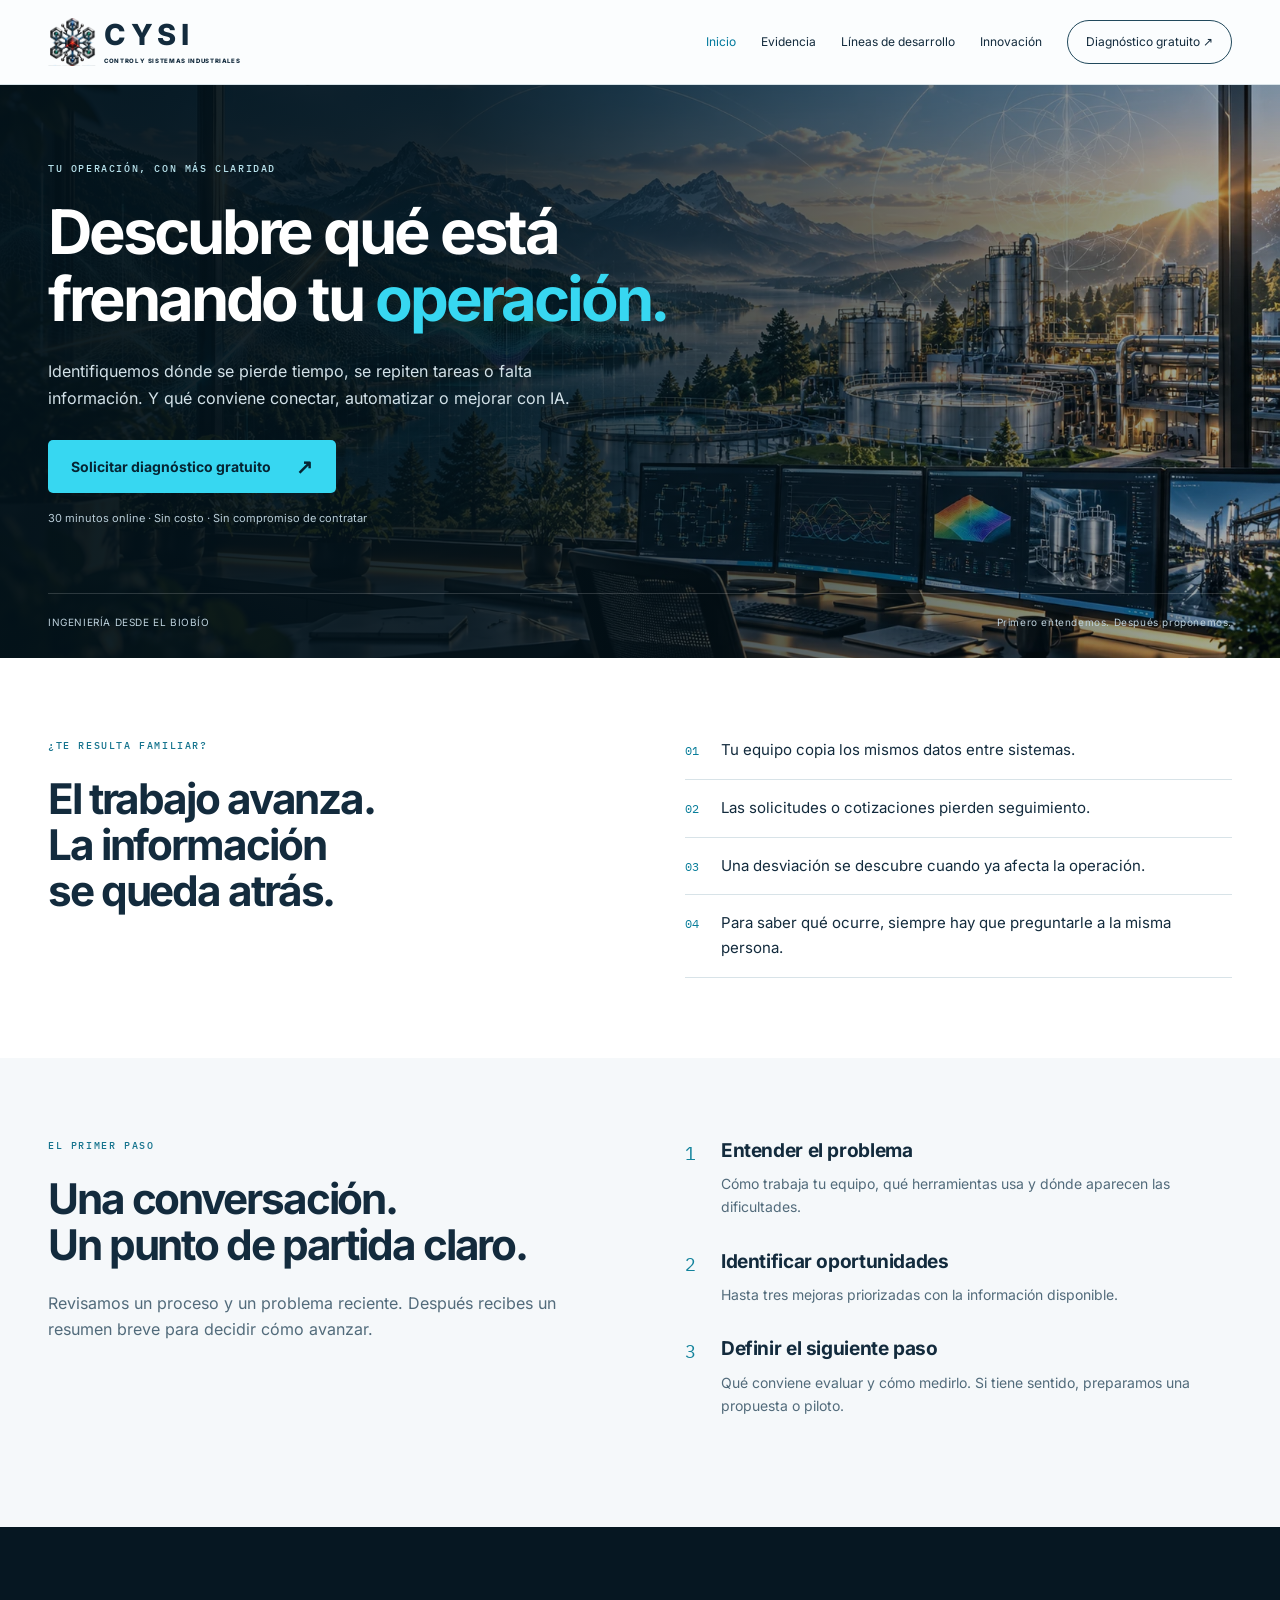
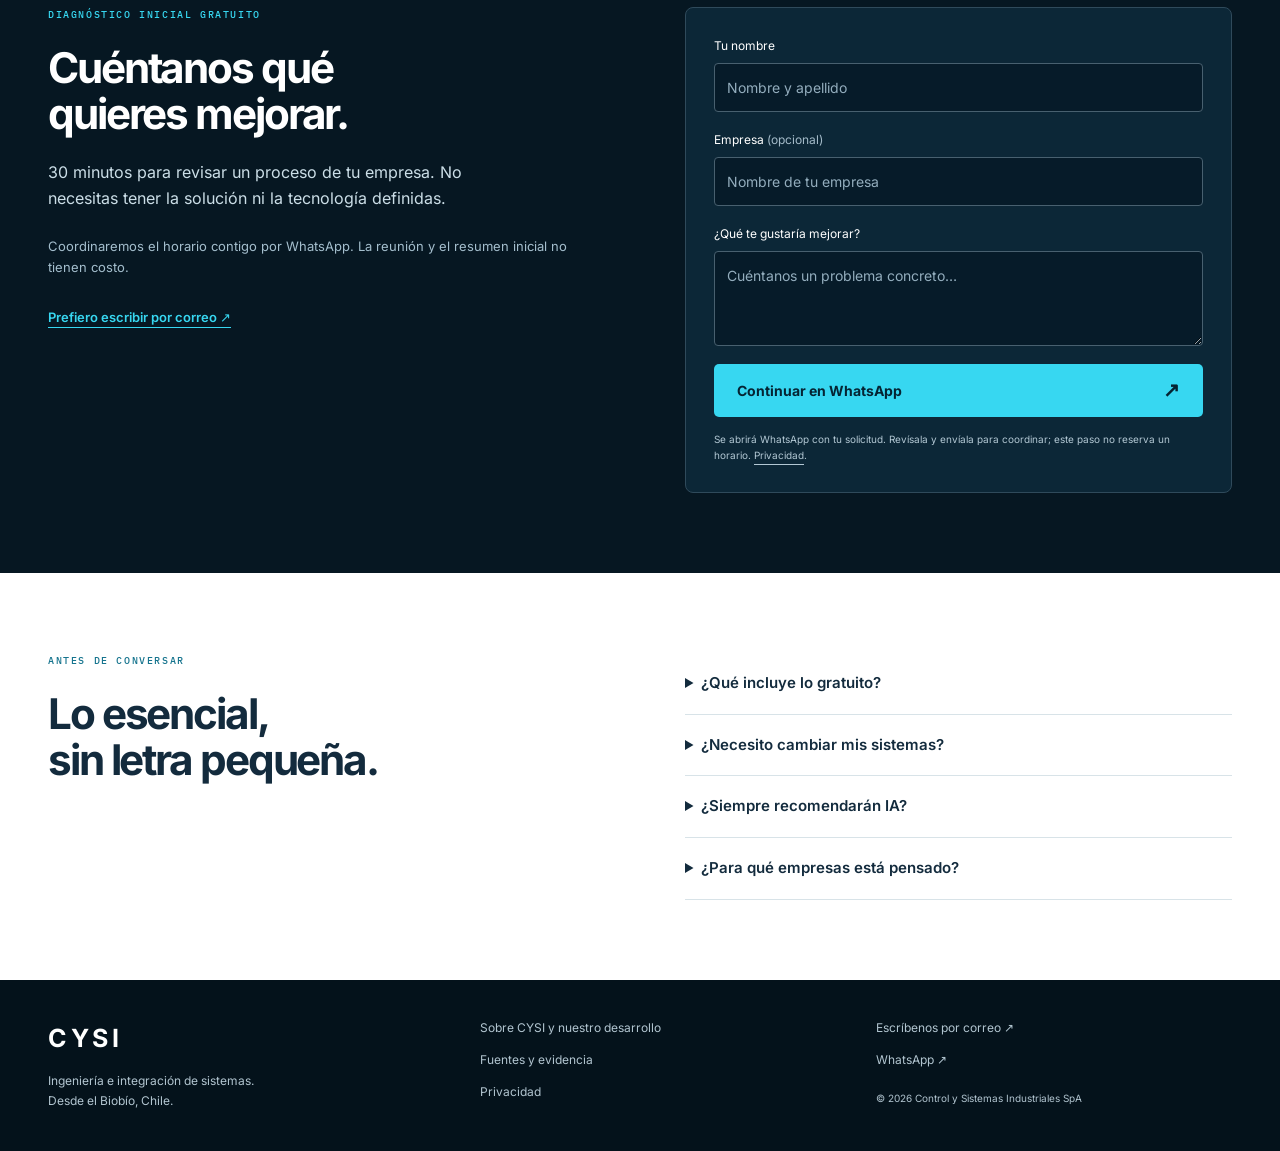
<file: index.html>
<!doctype html><html lang="es-CL"><head><meta charset="utf-8"><meta name="viewport" content="width=device-width,initial-scale=1"><title>Diagnóstico gratuito de procesos, automatización e IA · CYSI</title><meta name="description" content="Diagnóstico inicial gratuito de procesos, automatización e IA. Ingeniería e integración de sistemas desde el Biobío, Chile."><meta name="theme-color" content="#061722"><link rel="icon" href="favicon.png"><link rel="stylesheet" href="fonts.css"><link rel="stylesheet" href="styles.css?v=12"><script src="script.js?v=12" defer></script></head><body><a class="skip" href="#contenido">Saltar al contenido</a><header><div class="wrap nav"><a class="brand" href="index.html" aria-label="CYSI, inicio"><span class="mark"><img src="logo-cysi.webp" alt="" width="1294" height="1187"></span><span>CYSI<small>CONTROL Y SISTEMAS INDUSTRIALES</small></span></a><button class="menu" aria-controls="navigation" aria-expanded="false" hidden>Menú</button><nav id="navigation" aria-label="Navegación principal"><a href="index.html" aria-current="page">Inicio</a><a href="evidencia.html">Evidencia</a><a href="industria.html">Líneas de desarrollo</a><a href="innovacion.html">Innovación</a><a class="nav-cta" href="index.html#diagnostico">Diagnóstico gratuito ↗</a></nav></div></header><main id="contenido"><section class="hero"><img class="hero-image" src="hero-cysi.webp" width="1672" height="941" alt="" fetchpriority="high"><div class="wrap hero-content"><p class="eyebrow">TU OPERACIÓN, CON MÁS CLARIDAD</p><h1>Descubre qué está <br>frenando tu <em>operación.</em></h1><p class="lead">Identifiquemos dónde se pierde tiempo, se repiten tareas o falta información. Y qué conviene conectar, automatizar o mejorar con IA.</p><a class="button" href="index.html#diagnostico">Solicitar diagnóstico gratuito<span aria-hidden="true">↗</span></a><p class="micro">30 minutos online · Sin costo · Sin compromiso de contratar</p><div class="hero-baseline"><span>INGENIERÍA DESDE EL BIOBÍO</span><span>Primero entendemos. Después proponemos.</span></div></div></section>
<section class="section pain"><div class="wrap split"><div><p class="eyebrow">¿TE RESULTA FAMILIAR?</p><h2>El trabajo avanza. <br>La información <br>se queda atrás.</h2></div><ul class="pain-list"><li><span>01</span>Tu equipo copia los mismos datos entre sistemas.</li><li><span>02</span>Las solicitudes o cotizaciones pierden seguimiento.</li><li><span>03</span>Una desviación se descubre cuando ya afecta la operación.</li><li><span>04</span>Para saber qué ocurre, siempre hay que preguntarle a la misma persona.</li></ul></div></section>

<section class="section"><div class="wrap split"><div><p class="eyebrow">EL PRIMER PASO</p><h2>Una conversación. <br>Un punto de partida claro.</h2><p class="body-copy">Revisamos un proceso y un problema reciente. Después recibes un resumen breve para decidir cómo avanzar.</p></div><ol class="steps"><li><span>1</span><div><h3>Entender el problema</h3><p>Cómo trabaja tu equipo, qué herramientas usa y dónde aparecen las dificultades.</p></div></li><li><span>2</span><div><h3>Identificar oportunidades</h3><p>Hasta tres mejoras priorizadas con la información disponible.</p></div></li><li><span>3</span><div><h3>Definir el siguiente paso</h3><p>Qué conviene evaluar y cómo medirlo. Si tiene sentido, preparamos una propuesta o piloto.</p></div></li></ol></div></section>
<section class="section contact" id="diagnostico"><div class="wrap split"><div><p class="eyebrow">DIAGNÓSTICO INICIAL GRATUITO</p><h2>Cuéntanos qué <br>quieres mejorar.</h2><p class="body-copy">30 minutos para revisar un proceso de tu empresa. No necesitas tener la solución ni la tecnología definidas.</p><p class="contact-note">Coordinaremos el horario contigo por WhatsApp. La reunión y el resumen inicial no tienen costo.</p><a class="text-link" href="mailto:controlysistemasindustriales@gmail.com?subject=Diagn%C3%B3stico%20inicial%20gratuito%20CYSI">Prefiero escribir por correo ↗</a></div><form id="diagnostic-form"><label for="name">Tu nombre<input id="name" name="name" autocomplete="name" maxlength="100" required placeholder="Nombre y apellido"></label><label for="company">Empresa <span>(opcional)</span><input id="company" name="company" autocomplete="organization" maxlength="150" placeholder="Nombre de tu empresa"></label><label for="problem">¿Qué te gustaría mejorar?<textarea id="problem" name="problem" maxlength="1500" rows="3" required placeholder="Cuéntanos un problema concreto…"></textarea></label><button class="button" type="submit">Continuar en WhatsApp <span aria-hidden="true">↗</span></button><p class="form-note">Se abrirá WhatsApp con tu solicitud. Revísala y envíala para coordinar; este paso no reserva un horario. <a href="privacidad.html">Privacidad</a>.</p><noscript><p>Para solicitar el diagnóstico, <a href="https://wa.me/56954393441?text=Hola%2C%20quiero%20solicitar%20un%20diagnostico%20inicial%20gratuito.">escríbenos por WhatsApp</a>.</p></noscript></form></div></section>
<section class="section faq"><div class="wrap split"><div><p class="eyebrow">ANTES DE CONVERSAR</p><h2>Lo esencial, <br>sin letra pequeña.</h2></div><div><details><summary>¿Qué incluye lo gratuito?</summary><p>La reunión inicial y un resumen del proceso revisado, oportunidades y siguiente paso. Las visitas, estudios detallados e implementaciones se cotizan aparte.</p></details><details><summary>¿Necesito cambiar mis sistemas?</summary><p>Primero revisamos qué se puede aprovechar de lo que ya utilizas.</p></details><details><summary>¿Siempre recomendarán IA?</summary><p>Depende del problema. Puede bastar con ordenar el proceso o conectar herramientas.</p></details><details><summary>¿Para qué empresas está pensado?</summary><p>Operaciones industriales y empresas técnicas, comerciales o de servicios B2B. Puedes explorar nuestros enfoques en <a href="industria.html">Líneas de desarrollo</a>.</p></details></div></div></section></main><footer><div class="wrap foot"><div><strong>CYSI</strong><p>Ingeniería e integración de sistemas. <br>Desde el Biobío, Chile.</p></div><div><a href="nosotros.html">Sobre CYSI y nuestro desarrollo</a><a href="evidencia.html">Fuentes y evidencia</a><a href="privacidad.html">Privacidad</a></div><div><a href="mailto:controlysistemasindustriales@gmail.com">Escríbenos por correo ↗</a><a href="https://wa.me/56954393441">WhatsApp ↗</a><small>© 2026 Control y Sistemas Industriales SpA</small></div></div></footer></body></html>
</file>
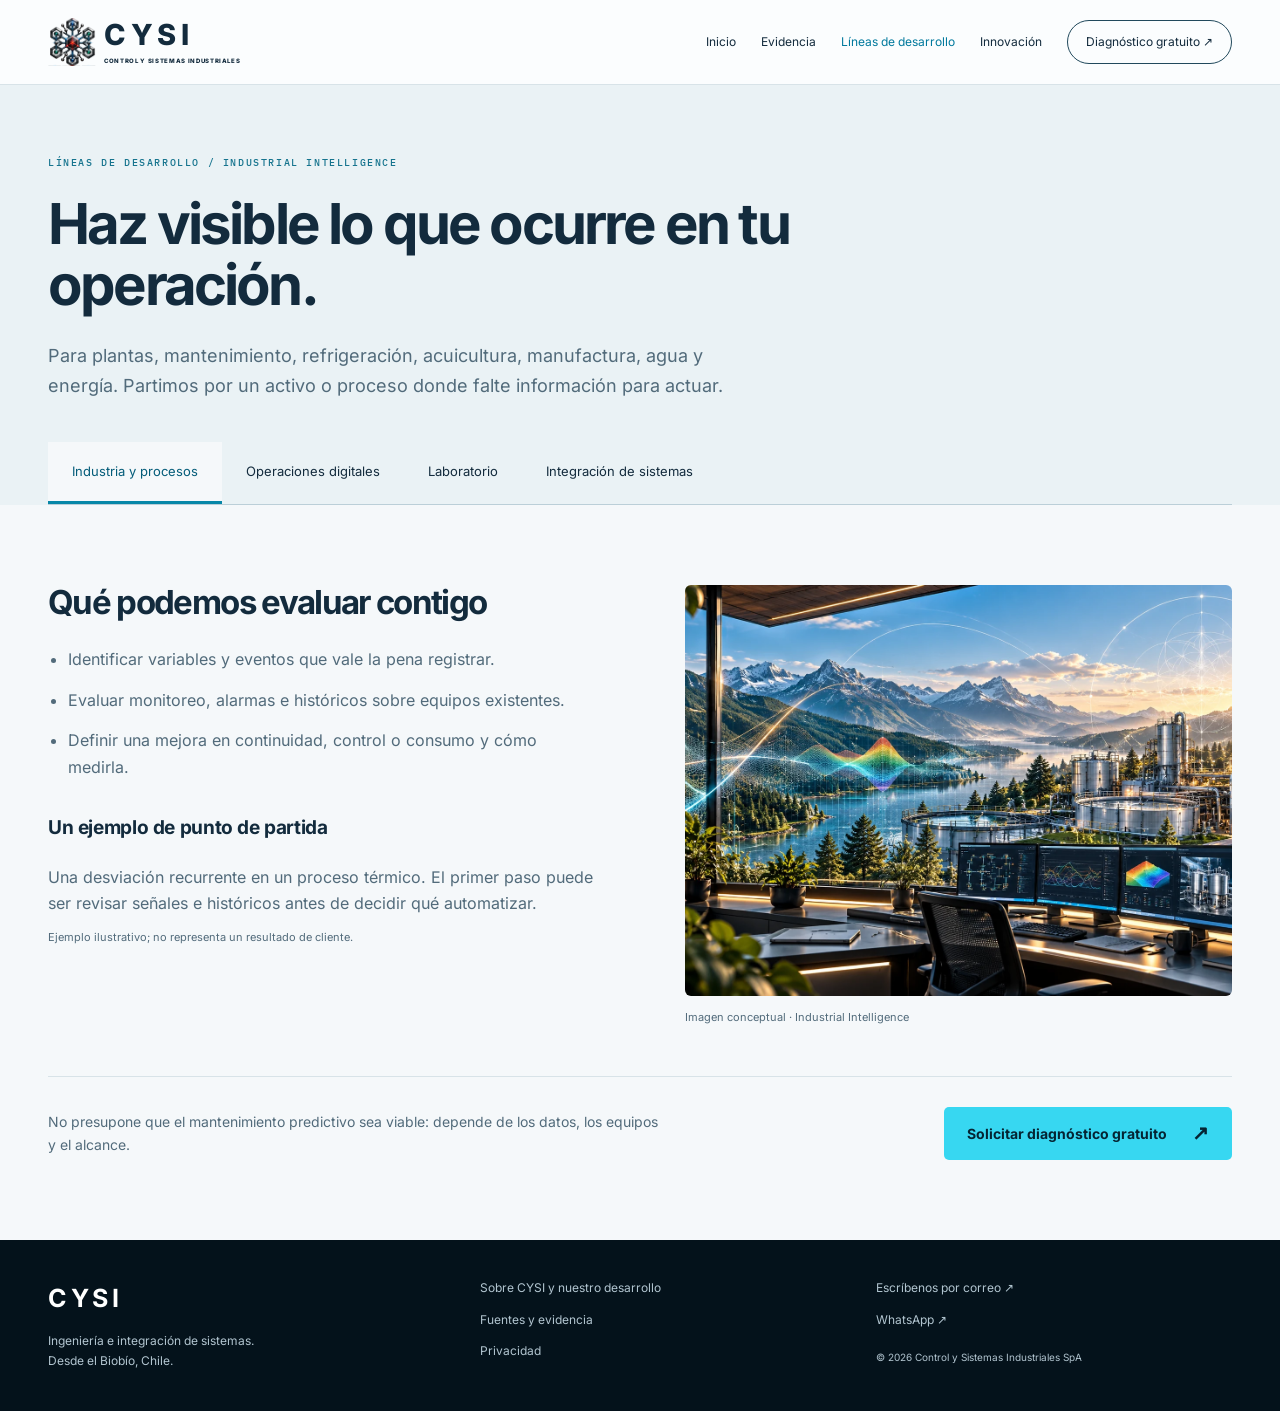
<file: industria.html>
<!doctype html><html lang="es-CL"><head><meta charset="utf-8"><meta name="viewport" content="width=device-width,initial-scale=1"><title>Industrial Intelligence · CYSI</title><meta name="description" content="Diagnóstico inicial gratuito de procesos, automatización e IA. Ingeniería e integración de sistemas desde el Biobío, Chile."><meta name="theme-color" content="#061722"><link rel="icon" href="favicon.png"><link rel="stylesheet" href="fonts.css"><link rel="stylesheet" href="styles.css?v=12"><script src="script.js?v=12" defer></script></head><body><a class="skip" href="#contenido">Saltar al contenido</a><header><div class="wrap nav"><a class="brand" href="index.html" aria-label="CYSI, inicio"><span class="mark"><img src="logo-cysi.webp" alt="" width="1294" height="1187"></span><span>CYSI<small>CONTROL Y SISTEMAS INDUSTRIALES</small></span></a><button class="menu" aria-controls="navigation" aria-expanded="false" hidden>Menú</button><nav id="navigation" aria-label="Navegación principal"><a href="index.html">Inicio</a><a href="evidencia.html">Evidencia</a><a href="industria.html" aria-current="page">Líneas de desarrollo</a><a href="innovacion.html">Innovación</a><a class="nav-cta" href="index.html#diagnostico">Diagnóstico gratuito ↗</a></nav></div></header><main id="contenido"><section class="subhead"><div class="wrap"><p class="eyebrow">LÍNEAS DE DESARROLLO / INDUSTRIAL INTELLIGENCE</p><h1>Haz visible lo que ocurre en tu operación.</h1><p class="lead">Para plantas, mantenimiento, refrigeración, acuicultura, manufactura, agua y energía. Partimos por un activo o proceso donde falte información para actuar.</p><nav class="line-tabs" aria-label="Explorar líneas de desarrollo"><a href="industria.html" aria-current="page">Industria y procesos</a><a href="operaciones.html">Operaciones digitales</a><a href="laboratorio.html">Laboratorio</a><a href="integracion.html">Integración de sistemas</a></nav></div></section><section class="section"><div class="wrap split line-detail"><div><h2>Qué podemos evaluar contigo</h2><ul class="check-list"><li>Identificar variables y eventos que vale la pena registrar.</li><li>Evaluar monitoreo, alarmas e históricos sobre equipos existentes.</li><li>Definir una mejora en continuidad, control o consumo y cómo medirla.</li></ul><h3>Un ejemplo de punto de partida</h3><p class="body-copy">Una desviación recurrente en un proceso térmico. El primer paso puede ser revisar señales e históricos antes de decidir qué automatizar.</p><p class="caption">Ejemplo ilustrativo; no representa un resultado de cliente.</p></div><figure><img src="hero-cysi.webp" alt="Ilustración conceptual de industria y procesos" width="1440" height="810"><figcaption>Imagen conceptual · Industrial Intelligence</figcaption></figure></div><div class="wrap end-cta"><p>No presupone que el mantenimiento predictivo sea viable: depende de los datos, los equipos y el alcance.</p><a class="button" href="index.html#diagnostico">Solicitar diagnóstico gratuito<span aria-hidden="true">↗</span></a></div></section></main><footer><div class="wrap foot"><div><strong>CYSI</strong><p>Ingeniería e integración de sistemas. <br>Desde el Biobío, Chile.</p></div><div><a href="nosotros.html">Sobre CYSI y nuestro desarrollo</a><a href="evidencia.html">Fuentes y evidencia</a><a href="privacidad.html">Privacidad</a></div><div><a href="mailto:controlysistemasindustriales@gmail.com">Escríbenos por correo ↗</a><a href="https://wa.me/56954393441">WhatsApp ↗</a><small>© 2026 Control y Sistemas Industriales SpA</small></div></div></footer></body></html>
</file>
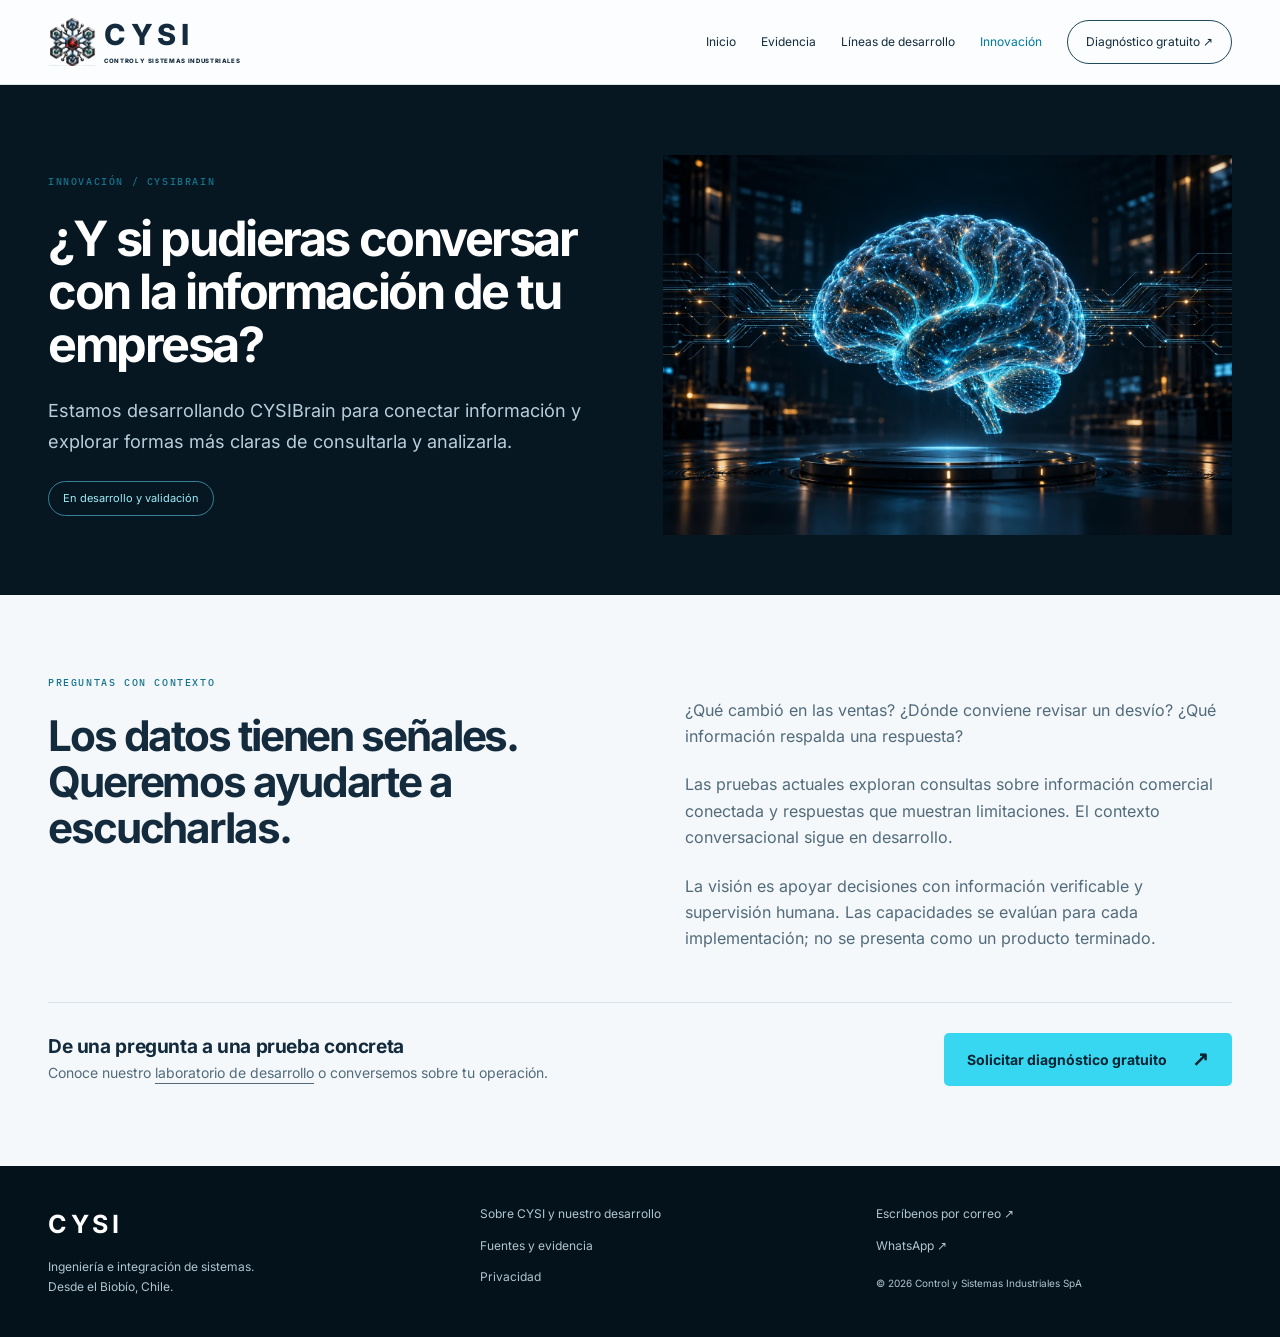
<file: innovacion.html>
<!doctype html><html lang="es-CL"><head><meta charset="utf-8"><meta name="viewport" content="width=device-width,initial-scale=1"><title>Innovación y CYSIBrain · CYSI</title><meta name="description" content="Diagnóstico inicial gratuito de procesos, automatización e IA. Ingeniería e integración de sistemas desde el Biobío, Chile."><meta name="theme-color" content="#061722"><link rel="icon" href="favicon.png"><link rel="stylesheet" href="fonts.css"><link rel="stylesheet" href="styles.css?v=12"><script src="script.js?v=12" defer></script></head><body><a class="skip" href="#contenido">Saltar al contenido</a><header><div class="wrap nav"><a class="brand" href="index.html" aria-label="CYSI, inicio"><span class="mark"><img src="logo-cysi.webp" alt="" width="1294" height="1187"></span><span>CYSI<small>CONTROL Y SISTEMAS INDUSTRIALES</small></span></a><button class="menu" aria-controls="navigation" aria-expanded="false" hidden>Menú</button><nav id="navigation" aria-label="Navegación principal"><a href="index.html">Inicio</a><a href="evidencia.html">Evidencia</a><a href="industria.html">Líneas de desarrollo</a><a href="innovacion.html" aria-current="page">Innovación</a><a class="nav-cta" href="index.html#diagnostico">Diagnóstico gratuito ↗</a></nav></div></header><main id="contenido"><section class="subhead brain"><div class="wrap split"><div><p class="eyebrow">INNOVACIÓN / CYSIBRAIN</p><h1>¿Y si pudieras conversar con la información de tu empresa?</h1><p class="lead">Estamos desarrollando CYSIBrain para conectar información y explorar formas más claras de consultarla y analizarla.</p><span class="badge">En desarrollo y validación</span></div><img src="cysi-brain.webp" alt="Representación conceptual del cerebro digital CYSIBrain" width="1200" height="1200"></div></section><section class="section"><div class="wrap split"><div><p class="eyebrow">PREGUNTAS CON CONTEXTO</p><h2>Los datos tienen señales. <br>Queremos ayudarte a escucharlas.</h2></div><div><p class="body-copy">¿Qué cambió en las ventas? ¿Dónde conviene revisar un desvío? ¿Qué información respalda una respuesta?</p><p class="body-copy">Las pruebas actuales exploran consultas sobre información comercial conectada y respuestas que muestran limitaciones. El contexto conversacional sigue en desarrollo.</p><p class="body-copy">La visión es apoyar decisiones con información verificable y supervisión humana. Las capacidades se evalúan para cada implementación; no se presenta como un producto terminado.</p></div></div><div class="wrap end-cta"><div><h3>De una pregunta a una prueba concreta</h3><p>Conoce nuestro <a href="laboratorio.html">laboratorio de desarrollo</a> o conversemos sobre tu operación.</p></div><a class="button" href="index.html#diagnostico">Solicitar diagnóstico gratuito<span aria-hidden="true">↗</span></a></div></section></main><footer><div class="wrap foot"><div><strong>CYSI</strong><p>Ingeniería e integración de sistemas. <br>Desde el Biobío, Chile.</p></div><div><a href="nosotros.html">Sobre CYSI y nuestro desarrollo</a><a href="evidencia.html">Fuentes y evidencia</a><a href="privacidad.html">Privacidad</a></div><div><a href="mailto:controlysistemasindustriales@gmail.com">Escríbenos por correo ↗</a><a href="https://wa.me/56954393441">WhatsApp ↗</a><small>© 2026 Control y Sistemas Industriales SpA</small></div></div></footer></body></html>
</file>
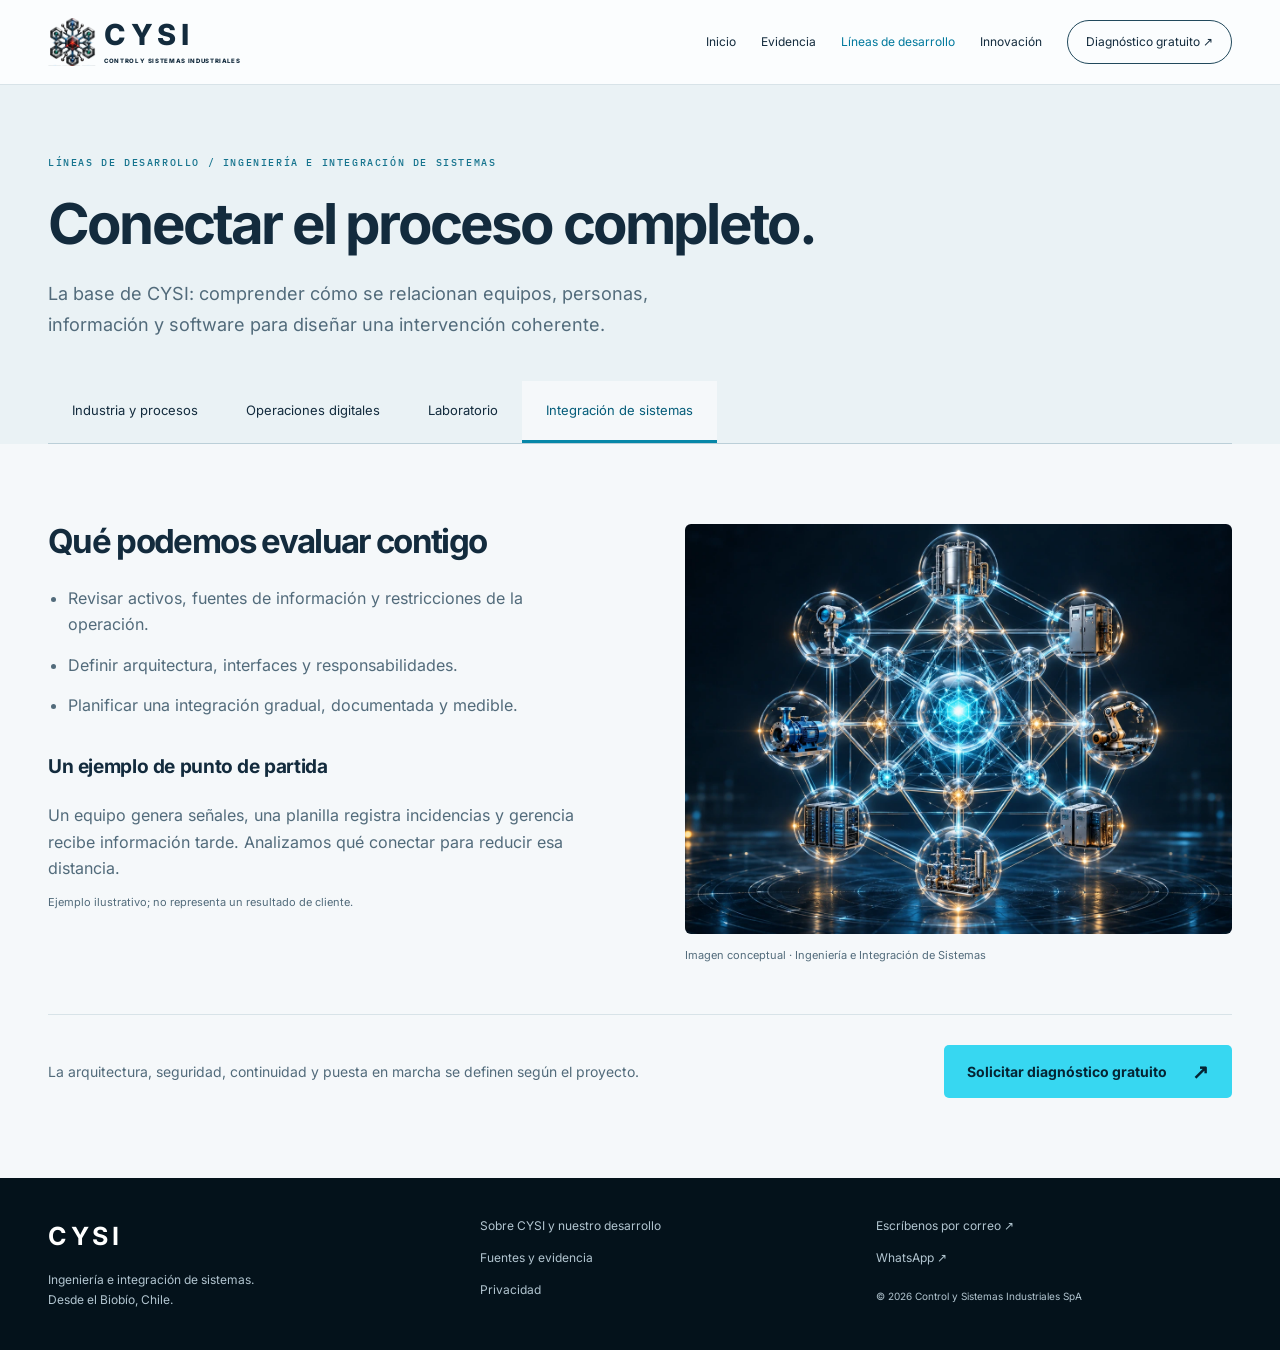
<file: integracion.html>
<!doctype html><html lang="es-CL"><head><meta charset="utf-8"><meta name="viewport" content="width=device-width,initial-scale=1"><title>Ingeniería e Integración de Sistemas · CYSI</title><meta name="description" content="Diagnóstico inicial gratuito de procesos, automatización e IA. Ingeniería e integración de sistemas desde el Biobío, Chile."><meta name="theme-color" content="#061722"><link rel="icon" href="favicon.png"><link rel="stylesheet" href="fonts.css"><link rel="stylesheet" href="styles.css?v=12"><script src="script.js?v=12" defer></script></head><body><a class="skip" href="#contenido">Saltar al contenido</a><header><div class="wrap nav"><a class="brand" href="index.html" aria-label="CYSI, inicio"><span class="mark"><img src="logo-cysi.webp" alt="" width="1294" height="1187"></span><span>CYSI<small>CONTROL Y SISTEMAS INDUSTRIALES</small></span></a><button class="menu" aria-controls="navigation" aria-expanded="false" hidden>Menú</button><nav id="navigation" aria-label="Navegación principal"><a href="index.html">Inicio</a><a href="evidencia.html">Evidencia</a><a href="industria.html" aria-current="page">Líneas de desarrollo</a><a href="innovacion.html">Innovación</a><a class="nav-cta" href="index.html#diagnostico">Diagnóstico gratuito ↗</a></nav></div></header><main id="contenido"><section class="subhead"><div class="wrap"><p class="eyebrow">LÍNEAS DE DESARROLLO / INGENIERÍA E INTEGRACIÓN DE SISTEMAS</p><h1>Conectar el proceso completo.</h1><p class="lead">La base de CYSI: comprender cómo se relacionan equipos, personas, información y software para diseñar una intervención coherente.</p><nav class="line-tabs" aria-label="Explorar líneas de desarrollo"><a href="industria.html">Industria y procesos</a><a href="operaciones.html">Operaciones digitales</a><a href="laboratorio.html">Laboratorio</a><a href="integracion.html" aria-current="page">Integración de sistemas</a></nav></div></section><section class="section"><div class="wrap split line-detail"><div><h2>Qué podemos evaluar contigo</h2><ul class="check-list"><li>Revisar activos, fuentes de información y restricciones de la operación.</li><li>Definir arquitectura, interfaces y responsabilidades.</li><li>Planificar una integración gradual, documentada y medible.</li></ul><h3>Un ejemplo de punto de partida</h3><p class="body-copy">Un equipo genera señales, una planilla registra incidencias y gerencia recibe información tarde. Analizamos qué conectar para reducir esa distancia.</p><p class="caption">Ejemplo ilustrativo; no representa un resultado de cliente.</p></div><figure><img src="cysi-integracion-metatron.webp" alt="Ilustración conceptual de integración de sistemas" width="1440" height="810"><figcaption>Imagen conceptual · Ingeniería e Integración de Sistemas</figcaption></figure></div><div class="wrap end-cta"><p>La arquitectura, seguridad, continuidad y puesta en marcha se definen según el proyecto.</p><a class="button" href="index.html#diagnostico">Solicitar diagnóstico gratuito<span aria-hidden="true">↗</span></a></div></section></main><footer><div class="wrap foot"><div><strong>CYSI</strong><p>Ingeniería e integración de sistemas. <br>Desde el Biobío, Chile.</p></div><div><a href="nosotros.html">Sobre CYSI y nuestro desarrollo</a><a href="evidencia.html">Fuentes y evidencia</a><a href="privacidad.html">Privacidad</a></div><div><a href="mailto:controlysistemasindustriales@gmail.com">Escríbenos por correo ↗</a><a href="https://wa.me/56954393441">WhatsApp ↗</a><small>© 2026 Control y Sistemas Industriales SpA</small></div></div></footer></body></html>
</file>
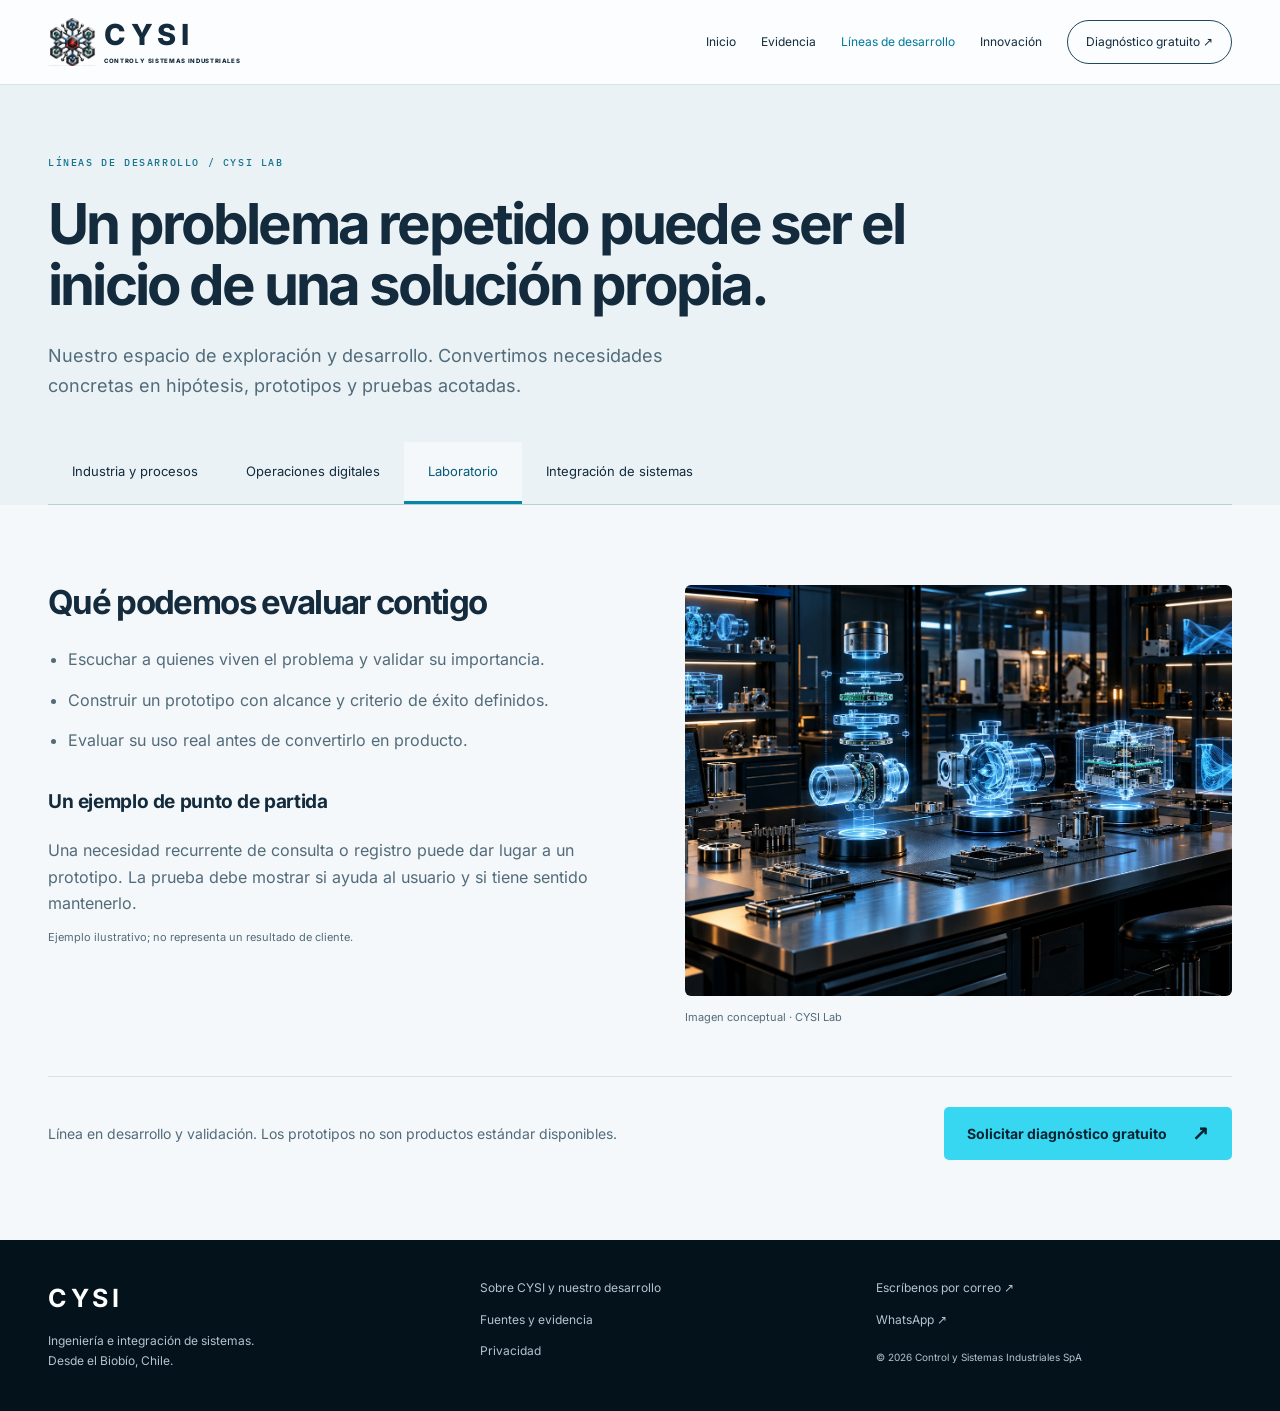
<file: laboratorio.html>
<!doctype html><html lang="es-CL"><head><meta charset="utf-8"><meta name="viewport" content="width=device-width,initial-scale=1"><title>CYSI Lab · CYSI</title><meta name="description" content="Diagnóstico inicial gratuito de procesos, automatización e IA. Ingeniería e integración de sistemas desde el Biobío, Chile."><meta name="theme-color" content="#061722"><link rel="icon" href="favicon.png"><link rel="stylesheet" href="fonts.css"><link rel="stylesheet" href="styles.css?v=12"><script src="script.js?v=12" defer></script></head><body><a class="skip" href="#contenido">Saltar al contenido</a><header><div class="wrap nav"><a class="brand" href="index.html" aria-label="CYSI, inicio"><span class="mark"><img src="logo-cysi.webp" alt="" width="1294" height="1187"></span><span>CYSI<small>CONTROL Y SISTEMAS INDUSTRIALES</small></span></a><button class="menu" aria-controls="navigation" aria-expanded="false" hidden>Menú</button><nav id="navigation" aria-label="Navegación principal"><a href="index.html">Inicio</a><a href="evidencia.html">Evidencia</a><a href="industria.html" aria-current="page">Líneas de desarrollo</a><a href="innovacion.html">Innovación</a><a class="nav-cta" href="index.html#diagnostico">Diagnóstico gratuito ↗</a></nav></div></header><main id="contenido"><section class="subhead"><div class="wrap"><p class="eyebrow">LÍNEAS DE DESARROLLO / CYSI LAB</p><h1>Un problema repetido puede ser el inicio de una solución propia.</h1><p class="lead">Nuestro espacio de exploración y desarrollo. Convertimos necesidades concretas en hipótesis, prototipos y pruebas acotadas.</p><nav class="line-tabs" aria-label="Explorar líneas de desarrollo"><a href="industria.html">Industria y procesos</a><a href="operaciones.html">Operaciones digitales</a><a href="laboratorio.html" aria-current="page">Laboratorio</a><a href="integracion.html">Integración de sistemas</a></nav></div></section><section class="section"><div class="wrap split line-detail"><div><h2>Qué podemos evaluar contigo</h2><ul class="check-list"><li>Escuchar a quienes viven el problema y validar su importancia.</li><li>Construir un prototipo con alcance y criterio de éxito definidos.</li><li>Evaluar su uso real antes de convertirlo en producto.</li></ul><h3>Un ejemplo de punto de partida</h3><p class="body-copy">Una necesidad recurrente de consulta o registro puede dar lugar a un prototipo. La prueba debe mostrar si ayuda al usuario y si tiene sentido mantenerlo.</p><p class="caption">Ejemplo ilustrativo; no representa un resultado de cliente.</p></div><figure><img src="cysi-lab-holografico.webp" alt="Ilustración conceptual de laboratorio" width="1440" height="810"><figcaption>Imagen conceptual · CYSI Lab</figcaption></figure></div><div class="wrap end-cta"><p>Línea en desarrollo y validación. Los prototipos no son productos estándar disponibles.</p><a class="button" href="index.html#diagnostico">Solicitar diagnóstico gratuito<span aria-hidden="true">↗</span></a></div></section></main><footer><div class="wrap foot"><div><strong>CYSI</strong><p>Ingeniería e integración de sistemas. <br>Desde el Biobío, Chile.</p></div><div><a href="nosotros.html">Sobre CYSI y nuestro desarrollo</a><a href="evidencia.html">Fuentes y evidencia</a><a href="privacidad.html">Privacidad</a></div><div><a href="mailto:controlysistemasindustriales@gmail.com">Escríbenos por correo ↗</a><a href="https://wa.me/56954393441">WhatsApp ↗</a><small>© 2026 Control y Sistemas Industriales SpA</small></div></div></footer></body></html>
</file>
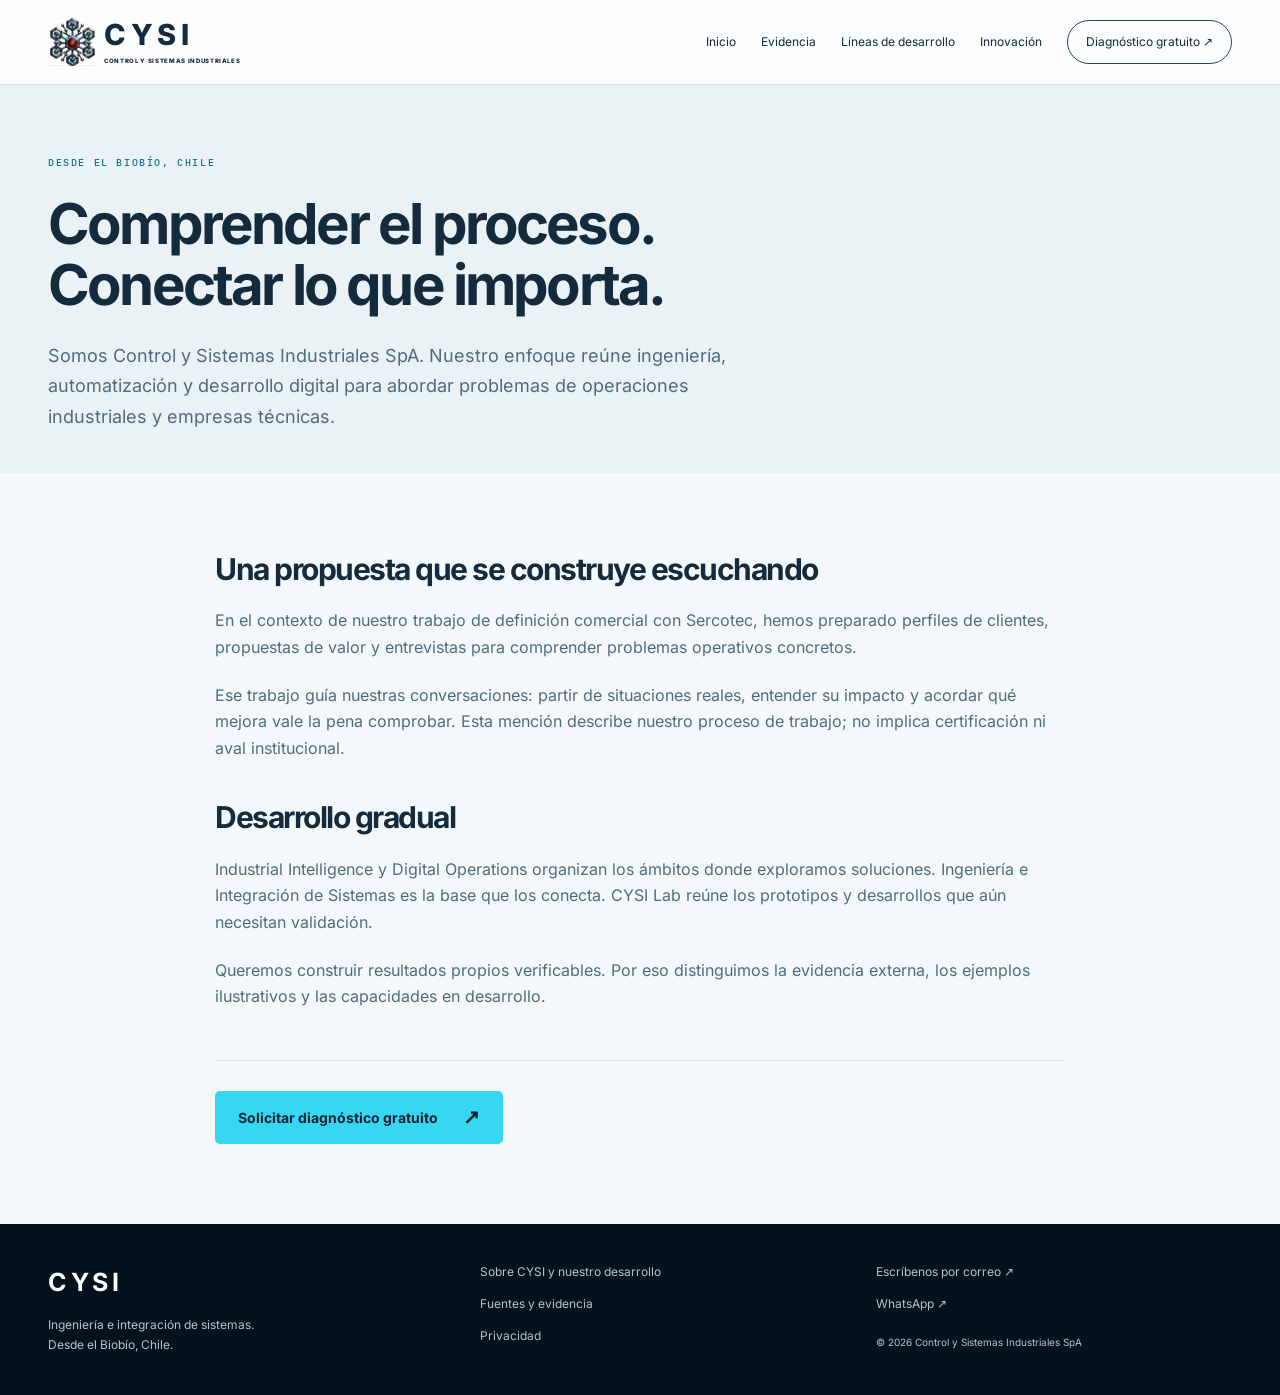
<file: nosotros.html>
<!doctype html><html lang="es-CL"><head><meta charset="utf-8"><meta name="viewport" content="width=device-width,initial-scale=1"><title>Sobre CYSI · CYSI</title><meta name="description" content="Diagnóstico inicial gratuito de procesos, automatización e IA. Ingeniería e integración de sistemas desde el Biobío, Chile."><meta name="theme-color" content="#061722"><link rel="icon" href="favicon.png"><link rel="stylesheet" href="fonts.css"><link rel="stylesheet" href="styles.css?v=12"><script src="script.js?v=12" defer></script></head><body><a class="skip" href="#contenido">Saltar al contenido</a><header><div class="wrap nav"><a class="brand" href="index.html" aria-label="CYSI, inicio"><span class="mark"><img src="logo-cysi.webp" alt="" width="1294" height="1187"></span><span>CYSI<small>CONTROL Y SISTEMAS INDUSTRIALES</small></span></a><button class="menu" aria-controls="navigation" aria-expanded="false" hidden>Menú</button><nav id="navigation" aria-label="Navegación principal"><a href="index.html">Inicio</a><a href="evidencia.html">Evidencia</a><a href="industria.html">Líneas de desarrollo</a><a href="innovacion.html">Innovación</a><a class="nav-cta" href="index.html#diagnostico">Diagnóstico gratuito ↗</a></nav></div></header><main id="contenido"><section class="subhead"><div class="wrap"><p class="eyebrow">DESDE EL BIOBÍO, CHILE</p><h1>Comprender el proceso. <br>Conectar lo que importa.</h1><p class="lead">Somos Control y Sistemas Industriales SpA. Nuestro enfoque reúne ingeniería, automatización y desarrollo digital para abordar problemas de operaciones industriales y empresas técnicas.</p></div></section><section class="section"><div class="wrap reading"><h2>Una propuesta que se construye escuchando</h2><p class="body-copy">En el contexto de nuestro trabajo de definición comercial con Sercotec, hemos preparado perfiles de clientes, propuestas de valor y entrevistas para comprender problemas operativos concretos.</p><p class="body-copy">Ese trabajo guía nuestras conversaciones: partir de situaciones reales, entender su impacto y acordar qué mejora vale la pena comprobar. Esta mención describe nuestro proceso de trabajo; no implica certificación ni aval institucional.</p><h2>Desarrollo gradual</h2><p class="body-copy">Industrial Intelligence y Digital Operations organizan los ámbitos donde exploramos soluciones. Ingeniería e Integración de Sistemas es la base que los conecta. CYSI Lab reúne los prototipos y desarrollos que aún necesitan validación.</p><p class="body-copy">Queremos construir resultados propios verificables. Por eso distinguimos la evidencia externa, los ejemplos ilustrativos y las capacidades en desarrollo.</p><div class="end-cta"><a class="button" href="index.html#diagnostico">Solicitar diagnóstico gratuito<span aria-hidden="true">↗</span></a></div></div></section></main><footer><div class="wrap foot"><div><strong>CYSI</strong><p>Ingeniería e integración de sistemas. <br>Desde el Biobío, Chile.</p></div><div><a href="nosotros.html">Sobre CYSI y nuestro desarrollo</a><a href="evidencia.html">Fuentes y evidencia</a><a href="privacidad.html">Privacidad</a></div><div><a href="mailto:controlysistemasindustriales@gmail.com">Escríbenos por correo ↗</a><a href="https://wa.me/56954393441">WhatsApp ↗</a><small>© 2026 Control y Sistemas Industriales SpA</small></div></div></footer></body></html>
</file>
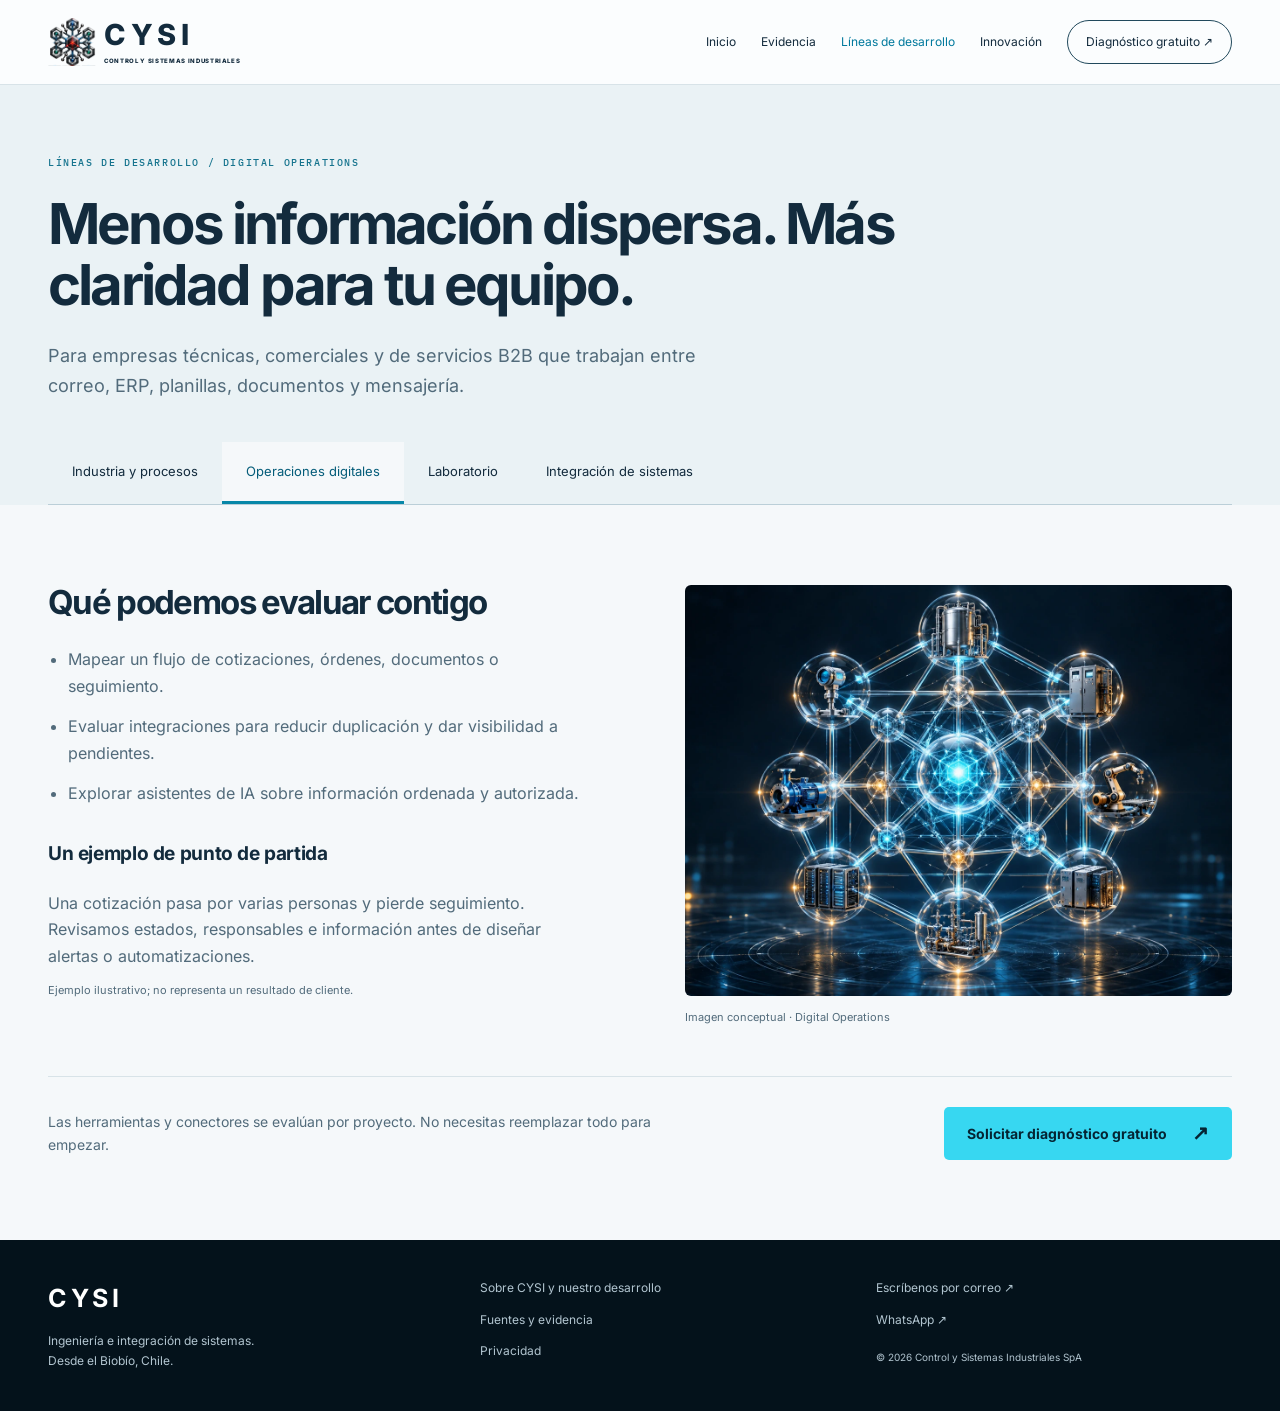
<file: operaciones.html>
<!doctype html><html lang="es-CL"><head><meta charset="utf-8"><meta name="viewport" content="width=device-width,initial-scale=1"><title>Digital Operations · CYSI</title><meta name="description" content="Diagnóstico inicial gratuito de procesos, automatización e IA. Ingeniería e integración de sistemas desde el Biobío, Chile."><meta name="theme-color" content="#061722"><link rel="icon" href="favicon.png"><link rel="stylesheet" href="fonts.css"><link rel="stylesheet" href="styles.css?v=12"><script src="script.js?v=12" defer></script></head><body><a class="skip" href="#contenido">Saltar al contenido</a><header><div class="wrap nav"><a class="brand" href="index.html" aria-label="CYSI, inicio"><span class="mark"><img src="logo-cysi.webp" alt="" width="1294" height="1187"></span><span>CYSI<small>CONTROL Y SISTEMAS INDUSTRIALES</small></span></a><button class="menu" aria-controls="navigation" aria-expanded="false" hidden>Menú</button><nav id="navigation" aria-label="Navegación principal"><a href="index.html">Inicio</a><a href="evidencia.html">Evidencia</a><a href="industria.html" aria-current="page">Líneas de desarrollo</a><a href="innovacion.html">Innovación</a><a class="nav-cta" href="index.html#diagnostico">Diagnóstico gratuito ↗</a></nav></div></header><main id="contenido"><section class="subhead"><div class="wrap"><p class="eyebrow">LÍNEAS DE DESARROLLO / DIGITAL OPERATIONS</p><h1>Menos información dispersa. Más claridad para tu equipo.</h1><p class="lead">Para empresas técnicas, comerciales y de servicios B2B que trabajan entre correo, ERP, planillas, documentos y mensajería.</p><nav class="line-tabs" aria-label="Explorar líneas de desarrollo"><a href="industria.html">Industria y procesos</a><a href="operaciones.html" aria-current="page">Operaciones digitales</a><a href="laboratorio.html">Laboratorio</a><a href="integracion.html">Integración de sistemas</a></nav></div></section><section class="section"><div class="wrap split line-detail"><div><h2>Qué podemos evaluar contigo</h2><ul class="check-list"><li>Mapear un flujo de cotizaciones, órdenes, documentos o seguimiento.</li><li>Evaluar integraciones para reducir duplicación y dar visibilidad a pendientes.</li><li>Explorar asistentes de IA sobre información ordenada y autorizada.</li></ul><h3>Un ejemplo de punto de partida</h3><p class="body-copy">Una cotización pasa por varias personas y pierde seguimiento. Revisamos estados, responsables e información antes de diseñar alertas o automatizaciones.</p><p class="caption">Ejemplo ilustrativo; no representa un resultado de cliente.</p></div><figure><img src="cysi-integracion-metatron.webp" alt="Ilustración conceptual de operaciones digitales" width="1440" height="810"><figcaption>Imagen conceptual · Digital Operations</figcaption></figure></div><div class="wrap end-cta"><p>Las herramientas y conectores se evalúan por proyecto. No necesitas reemplazar todo para empezar.</p><a class="button" href="index.html#diagnostico">Solicitar diagnóstico gratuito<span aria-hidden="true">↗</span></a></div></section></main><footer><div class="wrap foot"><div><strong>CYSI</strong><p>Ingeniería e integración de sistemas. <br>Desde el Biobío, Chile.</p></div><div><a href="nosotros.html">Sobre CYSI y nuestro desarrollo</a><a href="evidencia.html">Fuentes y evidencia</a><a href="privacidad.html">Privacidad</a></div><div><a href="mailto:controlysistemasindustriales@gmail.com">Escríbenos por correo ↗</a><a href="https://wa.me/56954393441">WhatsApp ↗</a><small>© 2026 Control y Sistemas Industriales SpA</small></div></div></footer></body></html>
</file>
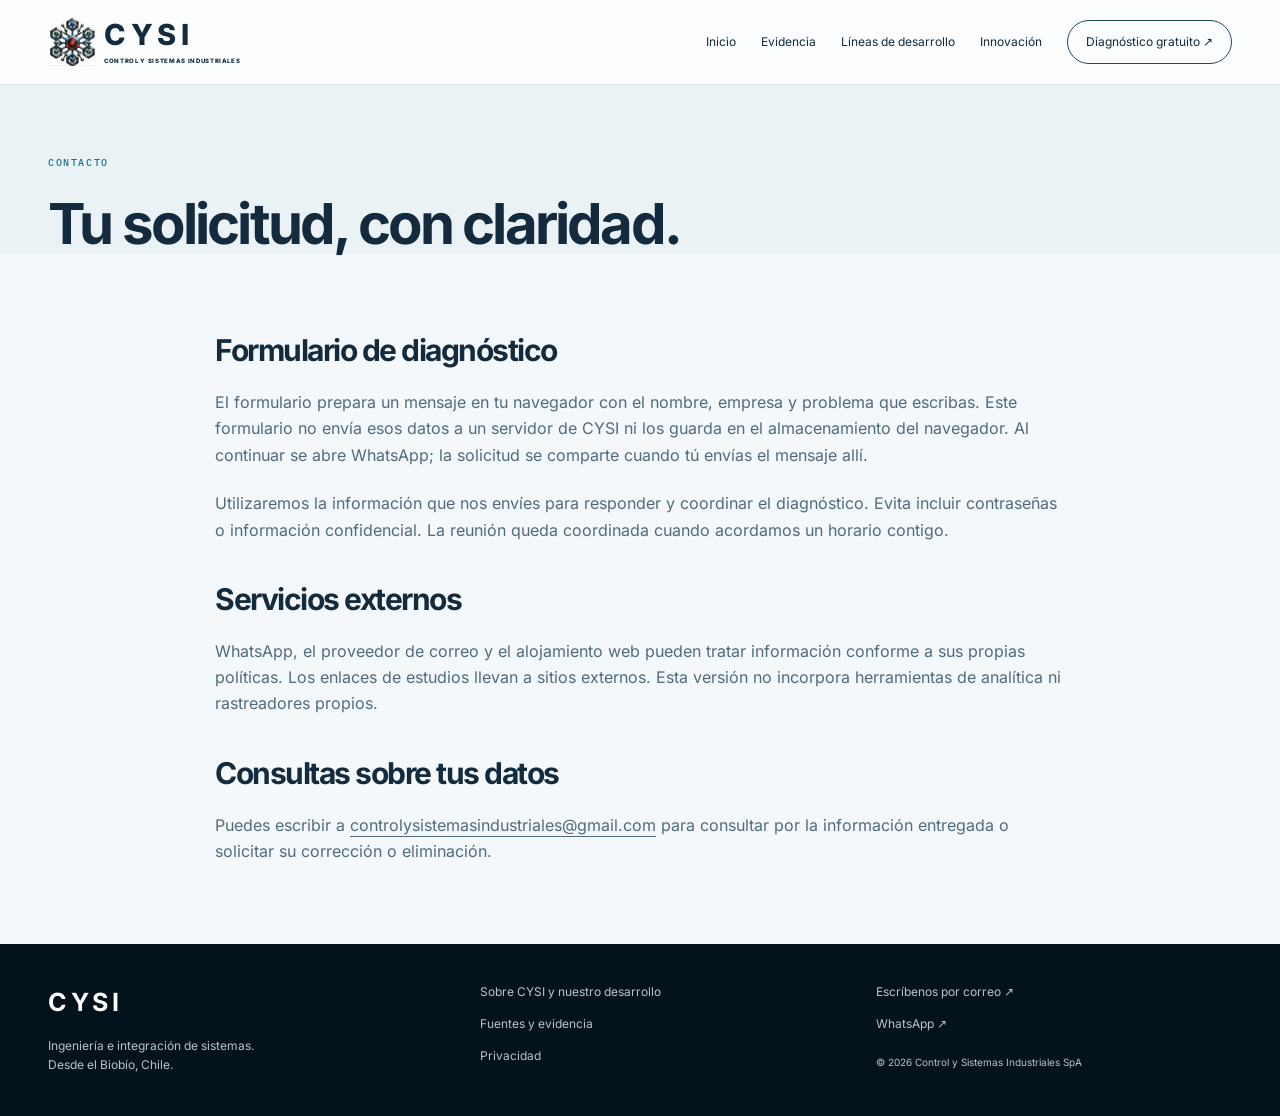
<file: privacidad.html>
<!doctype html><html lang="es-CL"><head><meta charset="utf-8"><meta name="viewport" content="width=device-width,initial-scale=1"><title>Privacidad y contacto · CYSI</title><meta name="description" content="Diagnóstico inicial gratuito de procesos, automatización e IA. Ingeniería e integración de sistemas desde el Biobío, Chile."><meta name="theme-color" content="#061722"><link rel="icon" href="favicon.png"><link rel="stylesheet" href="fonts.css"><link rel="stylesheet" href="styles.css?v=12"><script src="script.js?v=12" defer></script></head><body><a class="skip" href="#contenido">Saltar al contenido</a><header><div class="wrap nav"><a class="brand" href="index.html" aria-label="CYSI, inicio"><span class="mark"><img src="logo-cysi.webp" alt="" width="1294" height="1187"></span><span>CYSI<small>CONTROL Y SISTEMAS INDUSTRIALES</small></span></a><button class="menu" aria-controls="navigation" aria-expanded="false" hidden>Menú</button><nav id="navigation" aria-label="Navegación principal"><a href="index.html">Inicio</a><a href="evidencia.html">Evidencia</a><a href="industria.html">Líneas de desarrollo</a><a href="innovacion.html">Innovación</a><a class="nav-cta" href="index.html#diagnostico">Diagnóstico gratuito ↗</a></nav></div></header><main id="contenido"><section class="subhead"><div class="wrap"><p class="eyebrow">CONTACTO</p><h1>Tu solicitud, con claridad.</h1></div></section><section class="section"><div class="wrap reading"><h2>Formulario de diagnóstico</h2><p class="body-copy">El formulario prepara un mensaje en tu navegador con el nombre, empresa y problema que escribas. Este formulario no envía esos datos a un servidor de CYSI ni los guarda en el almacenamiento del navegador. Al continuar se abre WhatsApp; la solicitud se comparte cuando tú envías el mensaje allí.</p><p class="body-copy">Utilizaremos la información que nos envíes para responder y coordinar el diagnóstico. Evita incluir contraseñas o información confidencial. La reunión queda coordinada cuando acordamos un horario contigo.</p><h2>Servicios externos</h2><p class="body-copy">WhatsApp, el proveedor de correo y el alojamiento web pueden tratar información conforme a sus propias políticas. Los enlaces de estudios llevan a sitios externos. Esta versión no incorpora herramientas de analítica ni rastreadores propios.</p><h2>Consultas sobre tus datos</h2><p class="body-copy">Puedes escribir a <a href="mailto:controlysistemasindustriales@gmail.com">controlysistemasindustriales@gmail.com</a> para consultar por la información entregada o solicitar su corrección o eliminación.</p></div></section></main><footer><div class="wrap foot"><div><strong>CYSI</strong><p>Ingeniería e integración de sistemas. <br>Desde el Biobío, Chile.</p></div><div><a href="nosotros.html">Sobre CYSI y nuestro desarrollo</a><a href="evidencia.html">Fuentes y evidencia</a><a href="privacidad.html">Privacidad</a></div><div><a href="mailto:controlysistemasindustriales@gmail.com">Escríbenos por correo ↗</a><a href="https://wa.me/56954393441">WhatsApp ↗</a><small>© 2026 Control y Sistemas Industriales SpA</small></div></div></footer></body></html>
</file>
<file: fonts.css>
@font-face {
  font-family: 'DM Sans';
  font-style: normal;
  font-weight: 400;
  font-display: swap;
  src: url(font-01.woff2) format('woff2');
  unicode-range: U+0100-02BA, U+02BD-02C5, U+02C7-02CC, U+02CE-02D7, U+02DD-02FF, U+0304, U+0308, U+0329, U+1D00-1DBF, U+1E00-1E9F, U+1EF2-1EFF, U+2020, U+20A0-20AB, U+20AD-20C4, U+2113, U+2C60-2C7F, U+A720-A7FF;
}
@font-face {
  font-family: 'DM Sans';
  font-style: normal;
  font-weight: 400;
  font-display: swap;
  src: url(font-02.woff2) format('woff2');
  unicode-range: U+0000-00FF, U+0131, U+0152-0153, U+02BB-02BC, U+02C6, U+02DA, U+02DC, U+0304, U+0308, U+0329, U+2000-206F, U+20AC, U+2122, U+2191, U+2193, U+2212, U+2215, U+FEFF, U+FFFD;
}
@font-face {
  font-family: 'DM Sans';
  font-style: normal;
  font-weight: 500;
  font-display: swap;
  src: url(font-01.woff2) format('woff2');
  unicode-range: U+0100-02BA, U+02BD-02C5, U+02C7-02CC, U+02CE-02D7, U+02DD-02FF, U+0304, U+0308, U+0329, U+1D00-1DBF, U+1E00-1E9F, U+1EF2-1EFF, U+2020, U+20A0-20AB, U+20AD-20C4, U+2113, U+2C60-2C7F, U+A720-A7FF;
}
@font-face {
  font-family: 'DM Sans';
  font-style: normal;
  font-weight: 500;
  font-display: swap;
  src: url(font-02.woff2) format('woff2');
  unicode-range: U+0000-00FF, U+0131, U+0152-0153, U+02BB-02BC, U+02C6, U+02DA, U+02DC, U+0304, U+0308, U+0329, U+2000-206F, U+20AC, U+2122, U+2191, U+2193, U+2212, U+2215, U+FEFF, U+FFFD;
}
@font-face {
  font-family: 'DM Sans';
  font-style: normal;
  font-weight: 600;
  font-display: swap;
  src: url(font-01.woff2) format('woff2');
  unicode-range: U+0100-02BA, U+02BD-02C5, U+02C7-02CC, U+02CE-02D7, U+02DD-02FF, U+0304, U+0308, U+0329, U+1D00-1DBF, U+1E00-1E9F, U+1EF2-1EFF, U+2020, U+20A0-20AB, U+20AD-20C4, U+2113, U+2C60-2C7F, U+A720-A7FF;
}
@font-face {
  font-family: 'DM Sans';
  font-style: normal;
  font-weight: 600;
  font-display: swap;
  src: url(font-02.woff2) format('woff2');
  unicode-range: U+0000-00FF, U+0131, U+0152-0153, U+02BB-02BC, U+02C6, U+02DA, U+02DC, U+0304, U+0308, U+0329, U+2000-206F, U+20AC, U+2122, U+2191, U+2193, U+2212, U+2215, U+FEFF, U+FFFD;
}
@font-face {
  font-family: 'DM Sans';
  font-style: normal;
  font-weight: 700;
  font-display: swap;
  src: url(font-01.woff2) format('woff2');
  unicode-range: U+0100-02BA, U+02BD-02C5, U+02C7-02CC, U+02CE-02D7, U+02DD-02FF, U+0304, U+0308, U+0329, U+1D00-1DBF, U+1E00-1E9F, U+1EF2-1EFF, U+2020, U+20A0-20AB, U+20AD-20C4, U+2113, U+2C60-2C7F, U+A720-A7FF;
}
@font-face {
  font-family: 'DM Sans';
  font-style: normal;
  font-weight: 700;
  font-display: swap;
  src: url(font-02.woff2) format('woff2');
  unicode-range: U+0000-00FF, U+0131, U+0152-0153, U+02BB-02BC, U+02C6, U+02DA, U+02DC, U+0304, U+0308, U+0329, U+2000-206F, U+20AC, U+2122, U+2191, U+2193, U+2212, U+2215, U+FEFF, U+FFFD;
}
@font-face {
  font-family: 'IBM Plex Mono';
  font-style: normal;
  font-weight: 400;
  font-display: swap;
  src: url(font-03.woff2) format('woff2');
  unicode-range: U+0100-02BA, U+02BD-02C5, U+02C7-02CC, U+02CE-02D7, U+02DD-02FF, U+0304, U+0308, U+0329, U+1D00-1DBF, U+1E00-1E9F, U+1EF2-1EFF, U+2020, U+20A0-20AB, U+20AD-20C4, U+2113, U+2C60-2C7F, U+A720-A7FF;
}
@font-face {
  font-family: 'IBM Plex Mono';
  font-style: normal;
  font-weight: 400;
  font-display: swap;
  src: url(font-04.woff2) format('woff2');
  unicode-range: U+0000-00FF, U+0131, U+0152-0153, U+02BB-02BC, U+02C6, U+02DA, U+02DC, U+0304, U+0308, U+0329, U+2000-206F, U+20AC, U+2122, U+2191, U+2193, U+2212, U+2215, U+FEFF, U+FFFD;
}
@font-face {
  font-family: 'IBM Plex Mono';
  font-style: normal;
  font-weight: 500;
  font-display: swap;
  src: url(font-05.woff2) format('woff2');
  unicode-range: U+0100-02BA, U+02BD-02C5, U+02C7-02CC, U+02CE-02D7, U+02DD-02FF, U+0304, U+0308, U+0329, U+1D00-1DBF, U+1E00-1E9F, U+1EF2-1EFF, U+2020, U+20A0-20AB, U+20AD-20C4, U+2113, U+2C60-2C7F, U+A720-A7FF;
}
@font-face {
  font-family: 'IBM Plex Mono';
  font-style: normal;
  font-weight: 500;
  font-display: swap;
  src: url(font-06.woff2) format('woff2');
  unicode-range: U+0000-00FF, U+0131, U+0152-0153, U+02BB-02BC, U+02C6, U+02DA, U+02DC, U+0304, U+0308, U+0329, U+2000-206F, U+20AC, U+2122, U+2191, U+2193, U+2212, U+2215, U+FEFF, U+FFFD;
}
@font-face {
  font-family: 'Inter';
  font-style: normal;
  font-weight: 400;
  font-display: swap;
  src: url(font-07.woff2) format('woff2');
  unicode-range: U+0100-02BA, U+02BD-02C5, U+02C7-02CC, U+02CE-02D7, U+02DD-02FF, U+0304, U+0308, U+0329, U+1D00-1DBF, U+1E00-1E9F, U+1EF2-1EFF, U+2020, U+20A0-20AB, U+20AD-20C4, U+2113, U+2C60-2C7F, U+A720-A7FF;
}
@font-face {
  font-family: 'Inter';
  font-style: normal;
  font-weight: 400;
  font-display: swap;
  src: url(font-08.woff2) format('woff2');
  unicode-range: U+0000-00FF, U+0131, U+0152-0153, U+02BB-02BC, U+02C6, U+02DA, U+02DC, U+0304, U+0308, U+0329, U+2000-206F, U+20AC, U+2122, U+2191, U+2193, U+2212, U+2215, U+FEFF, U+FFFD;
}
@font-face {
  font-family: 'Inter';
  font-style: normal;
  font-weight: 500;
  font-display: swap;
  src: url(font-07.woff2) format('woff2');
  unicode-range: U+0100-02BA, U+02BD-02C5, U+02C7-02CC, U+02CE-02D7, U+02DD-02FF, U+0304, U+0308, U+0329, U+1D00-1DBF, U+1E00-1E9F, U+1EF2-1EFF, U+2020, U+20A0-20AB, U+20AD-20C4, U+2113, U+2C60-2C7F, U+A720-A7FF;
}
@font-face {
  font-family: 'Inter';
  font-style: normal;
  font-weight: 500;
  font-display: swap;
  src: url(font-08.woff2) format('woff2');
  unicode-range: U+0000-00FF, U+0131, U+0152-0153, U+02BB-02BC, U+02C6, U+02DA, U+02DC, U+0304, U+0308, U+0329, U+2000-206F, U+20AC, U+2122, U+2191, U+2193, U+2212, U+2215, U+FEFF, U+FFFD;
}
@font-face {
  font-family: 'Inter';
  font-style: normal;
  font-weight: 600;
  font-display: swap;
  src: url(font-07.woff2) format('woff2');
  unicode-range: U+0100-02BA, U+02BD-02C5, U+02C7-02CC, U+02CE-02D7, U+02DD-02FF, U+0304, U+0308, U+0329, U+1D00-1DBF, U+1E00-1E9F, U+1EF2-1EFF, U+2020, U+20A0-20AB, U+20AD-20C4, U+2113, U+2C60-2C7F, U+A720-A7FF;
}
@font-face {
  font-family: 'Inter';
  font-style: normal;
  font-weight: 600;
  font-display: swap;
  src: url(font-08.woff2) format('woff2');
  unicode-range: U+0000-00FF, U+0131, U+0152-0153, U+02BB-02BC, U+02C6, U+02DA, U+02DC, U+0304, U+0308, U+0329, U+2000-206F, U+20AC, U+2122, U+2191, U+2193, U+2212, U+2215, U+FEFF, U+FFFD;
}
@font-face {
  font-family: 'Inter';
  font-style: normal;
  font-weight: 700;
  font-display: swap;
  src: url(font-07.woff2) format('woff2');
  unicode-range: U+0100-02BA, U+02BD-02C5, U+02C7-02CC, U+02CE-02D7, U+02DD-02FF, U+0304, U+0308, U+0329, U+1D00-1DBF, U+1E00-1E9F, U+1EF2-1EFF, U+2020, U+20A0-20AB, U+20AD-20C4, U+2113, U+2C60-2C7F, U+A720-A7FF;
}
@font-face {
  font-family: 'Inter';
  font-style: normal;
  font-weight: 700;
  font-display: swap;
  src: url(font-08.woff2) format('woff2');
  unicode-range: U+0000-00FF, U+0131, U+0152-0153, U+02BB-02BC, U+02C6, U+02DA, U+02DC, U+0304, U+0308, U+0329, U+2000-206F, U+20AC, U+2122, U+2191, U+2193, U+2212, U+2215, U+FEFF, U+FFFD;
}
@font-face {
  font-family: 'Inter';
  font-style: normal;
  font-weight: 800;
  font-display: swap;
  src: url(font-07.woff2) format('woff2');
  unicode-range: U+0100-02BA, U+02BD-02C5, U+02C7-02CC, U+02CE-02D7, U+02DD-02FF, U+0304, U+0308, U+0329, U+1D00-1DBF, U+1E00-1E9F, U+1EF2-1EFF, U+2020, U+20A0-20AB, U+20AD-20C4, U+2113, U+2C60-2C7F, U+A720-A7FF;
}
@font-face {
  font-family: 'Inter';
  font-style: normal;
  font-weight: 800;
  font-display: swap;
  src: url(font-08.woff2) format('woff2');
  unicode-range: U+0000-00FF, U+0131, U+0152-0153, U+02BB-02BC, U+02C6, U+02DA, U+02DC, U+0304, U+0308, U+0329, U+2000-206F, U+20AC, U+2122, U+2191, U+2193, U+2212, U+2215, U+FEFF, U+FFFD;
}
@font-face {
  font-family: 'Open Sans';
  font-style: normal;
  font-weight: 400;
  font-stretch: 100%;
  font-display: swap;
  src: url(font-09.woff2) format('woff2');
  unicode-range: U+0100-02BA, U+02BD-02C5, U+02C7-02CC, U+02CE-02D7, U+02DD-02FF, U+0304, U+0308, U+0329, U+1D00-1DBF, U+1E00-1E9F, U+1EF2-1EFF, U+2020, U+20A0-20AB, U+20AD-20C4, U+2113, U+2C60-2C7F, U+A720-A7FF;
}
@font-face {
  font-family: 'Open Sans';
  font-style: normal;
  font-weight: 400;
  font-stretch: 100%;
  font-display: swap;
  src: url(font-10.woff2) format('woff2');
  unicode-range: U+0000-00FF, U+0131, U+0152-0153, U+02BB-02BC, U+02C6, U+02DA, U+02DC, U+0304, U+0308, U+0329, U+2000-206F, U+20AC, U+2122, U+2191, U+2193, U+2212, U+2215, U+FEFF, U+FFFD;
}
@font-face {
  font-family: 'Open Sans';
  font-style: normal;
  font-weight: 500;
  font-stretch: 100%;
  font-display: swap;
  src: url(font-09.woff2) format('woff2');
  unicode-range: U+0100-02BA, U+02BD-02C5, U+02C7-02CC, U+02CE-02D7, U+02DD-02FF, U+0304, U+0308, U+0329, U+1D00-1DBF, U+1E00-1E9F, U+1EF2-1EFF, U+2020, U+20A0-20AB, U+20AD-20C4, U+2113, U+2C60-2C7F, U+A720-A7FF;
}
@font-face {
  font-family: 'Open Sans';
  font-style: normal;
  font-weight: 500;
  font-stretch: 100%;
  font-display: swap;
  src: url(font-10.woff2) format('woff2');
  unicode-range: U+0000-00FF, U+0131, U+0152-0153, U+02BB-02BC, U+02C6, U+02DA, U+02DC, U+0304, U+0308, U+0329, U+2000-206F, U+20AC, U+2122, U+2191, U+2193, U+2212, U+2215, U+FEFF, U+FFFD;
}
@font-face {
  font-family: 'Open Sans';
  font-style: normal;
  font-weight: 600;
  font-stretch: 100%;
  font-display: swap;
  src: url(font-09.woff2) format('woff2');
  unicode-range: U+0100-02BA, U+02BD-02C5, U+02C7-02CC, U+02CE-02D7, U+02DD-02FF, U+0304, U+0308, U+0329, U+1D00-1DBF, U+1E00-1E9F, U+1EF2-1EFF, U+2020, U+20A0-20AB, U+20AD-20C4, U+2113, U+2C60-2C7F, U+A720-A7FF;
}
@font-face {
  font-family: 'Open Sans';
  font-style: normal;
  font-weight: 600;
  font-stretch: 100%;
  font-display: swap;
  src: url(font-10.woff2) format('woff2');
  unicode-range: U+0000-00FF, U+0131, U+0152-0153, U+02BB-02BC, U+02C6, U+02DA, U+02DC, U+0304, U+0308, U+0329, U+2000-206F, U+20AC, U+2122, U+2191, U+2193, U+2212, U+2215, U+FEFF, U+FFFD;
}
@font-face {
  font-family: 'Plus Jakarta Sans';
  font-style: normal;
  font-weight: 500;
  font-display: swap;
  src: url(font-11.woff2) format('woff2');
  unicode-range: U+0100-02BA, U+02BD-02C5, U+02C7-02CC, U+02CE-02D7, U+02DD-02FF, U+0304, U+0308, U+0329, U+1D00-1DBF, U+1E00-1E9F, U+1EF2-1EFF, U+2020, U+20A0-20AB, U+20AD-20C4, U+2113, U+2C60-2C7F, U+A720-A7FF;
}
@font-face {
  font-family: 'Plus Jakarta Sans';
  font-style: normal;
  font-weight: 500;
  font-display: swap;
  src: url(font-12.woff2) format('woff2');
  unicode-range: U+0000-00FF, U+0131, U+0152-0153, U+02BB-02BC, U+02C6, U+02DA, U+02DC, U+0304, U+0308, U+0329, U+2000-206F, U+20AC, U+2122, U+2191, U+2193, U+2212, U+2215, U+FEFF, U+FFFD;
}
@font-face {
  font-family: 'Plus Jakarta Sans';
  font-style: normal;
  font-weight: 600;
  font-display: swap;
  src: url(font-11.woff2) format('woff2');
  unicode-range: U+0100-02BA, U+02BD-02C5, U+02C7-02CC, U+02CE-02D7, U+02DD-02FF, U+0304, U+0308, U+0329, U+1D00-1DBF, U+1E00-1E9F, U+1EF2-1EFF, U+2020, U+20A0-20AB, U+20AD-20C4, U+2113, U+2C60-2C7F, U+A720-A7FF;
}
@font-face {
  font-family: 'Plus Jakarta Sans';
  font-style: normal;
  font-weight: 600;
  font-display: swap;
  src: url(font-12.woff2) format('woff2');
  unicode-range: U+0000-00FF, U+0131, U+0152-0153, U+02BB-02BC, U+02C6, U+02DA, U+02DC, U+0304, U+0308, U+0329, U+2000-206F, U+20AC, U+2122, U+2191, U+2193, U+2212, U+2215, U+FEFF, U+FFFD;
}
@font-face {
  font-family: 'Plus Jakarta Sans';
  font-style: normal;
  font-weight: 700;
  font-display: swap;
  src: url(font-11.woff2) format('woff2');
  unicode-range: U+0100-02BA, U+02BD-02C5, U+02C7-02CC, U+02CE-02D7, U+02DD-02FF, U+0304, U+0308, U+0329, U+1D00-1DBF, U+1E00-1E9F, U+1EF2-1EFF, U+2020, U+20A0-20AB, U+20AD-20C4, U+2113, U+2C60-2C7F, U+A720-A7FF;
}
@font-face {
  font-family: 'Plus Jakarta Sans';
  font-style: normal;
  font-weight: 700;
  font-display: swap;
  src: url(font-12.woff2) format('woff2');
  unicode-range: U+0000-00FF, U+0131, U+0152-0153, U+02BB-02BC, U+02C6, U+02DA, U+02DC, U+0304, U+0308, U+0329, U+2000-206F, U+20AC, U+2122, U+2191, U+2193, U+2212, U+2215, U+FEFF, U+FFFD;
}
@font-face {
  font-family: 'Plus Jakarta Sans';
  font-style: normal;
  font-weight: 800;
  font-display: swap;
  src: url(font-11.woff2) format('woff2');
  unicode-range: U+0100-02BA, U+02BD-02C5, U+02C7-02CC, U+02CE-02D7, U+02DD-02FF, U+0304, U+0308, U+0329, U+1D00-1DBF, U+1E00-1E9F, U+1EF2-1EFF, U+2020, U+20A0-20AB, U+20AD-20C4, U+2113, U+2C60-2C7F, U+A720-A7FF;
}
@font-face {
  font-family: 'Plus Jakarta Sans';
  font-style: normal;
  font-weight: 800;
  font-display: swap;
  src: url(font-12.woff2) format('woff2');
  unicode-range: U+0000-00FF, U+0131, U+0152-0153, U+02BB-02BC, U+02C6, U+02DA, U+02DC, U+0304, U+0308, U+0329, U+2000-206F, U+20AC, U+2122, U+2191, U+2193, U+2212, U+2215, U+FEFF, U+FFFD;
}
@font-face {
  font-family: 'Space Grotesk';
  font-style: normal;
  font-weight: 500;
  font-display: swap;
  src: url(font-13.woff2) format('woff2');
  unicode-range: U+0100-02BA, U+02BD-02C5, U+02C7-02CC, U+02CE-02D7, U+02DD-02FF, U+0304, U+0308, U+0329, U+1D00-1DBF, U+1E00-1E9F, U+1EF2-1EFF, U+2020, U+20A0-20AB, U+20AD-20C4, U+2113, U+2C60-2C7F, U+A720-A7FF;
}
@font-face {
  font-family: 'Space Grotesk';
  font-style: normal;
  font-weight: 500;
  font-display: swap;
  src: url(font-14.woff2) format('woff2');
  unicode-range: U+0000-00FF, U+0131, U+0152-0153, U+02BB-02BC, U+02C6, U+02DA, U+02DC, U+0304, U+0308, U+0329, U+2000-206F, U+20AC, U+2122, U+2191, U+2193, U+2212, U+2215, U+FEFF, U+FFFD;
}
@font-face {
  font-family: 'Space Grotesk';
  font-style: normal;
  font-weight: 600;
  font-display: swap;
  src: url(font-13.woff2) format('woff2');
  unicode-range: U+0100-02BA, U+02BD-02C5, U+02C7-02CC, U+02CE-02D7, U+02DD-02FF, U+0304, U+0308, U+0329, U+1D00-1DBF, U+1E00-1E9F, U+1EF2-1EFF, U+2020, U+20A0-20AB, U+20AD-20C4, U+2113, U+2C60-2C7F, U+A720-A7FF;
}
@font-face {
  font-family: 'Space Grotesk';
  font-style: normal;
  font-weight: 600;
  font-display: swap;
  src: url(font-14.woff2) format('woff2');
  unicode-range: U+0000-00FF, U+0131, U+0152-0153, U+02BB-02BC, U+02C6, U+02DA, U+02DC, U+0304, U+0308, U+0329, U+2000-206F, U+20AC, U+2122, U+2191, U+2193, U+2212, U+2215, U+FEFF, U+FFFD;
}
@font-face {
  font-family: 'Space Grotesk';
  font-style: normal;
  font-weight: 700;
  font-display: swap;
  src: url(font-13.woff2) format('woff2');
  unicode-range: U+0100-02BA, U+02BD-02C5, U+02C7-02CC, U+02CE-02D7, U+02DD-02FF, U+0304, U+0308, U+0329, U+1D00-1DBF, U+1E00-1E9F, U+1EF2-1EFF, U+2020, U+20A0-20AB, U+20AD-20C4, U+2113, U+2C60-2C7F, U+A720-A7FF;
}
@font-face {
  font-family: 'Space Grotesk';
  font-style: normal;
  font-weight: 700;
  font-display: swap;
  src: url(font-14.woff2) format('woff2');
  unicode-range: U+0000-00FF, U+0131, U+0152-0153, U+02BB-02BC, U+02C6, U+02DA, U+02DC, U+0304, U+0308, U+0329, U+2000-206F, U+20AC, U+2122, U+2191, U+2193, U+2212, U+2215, U+FEFF, U+FFFD;
}
</file>
<file: styles.css>
:root{--navy:#061722;--ink:#132b3d;--cyan:#37d7f1;--muted:#526b7b;--line:#d8e3e8;--paper:#f5f8fa}*{box-sizing:border-box}html{scroll-behavior:smooth;scroll-padding-top:100px}body{margin:0;background:var(--paper);color:var(--ink);font:16px/1.65 Inter,Arial,sans-serif}a{color:inherit;text-underline-offset:5px}button,input,textarea{font:inherit}button,a,input,textarea,summary{-webkit-tap-highlight-color:transparent}a:focus-visible,button:focus-visible,input:focus-visible,textarea:focus-visible,summary:focus-visible{outline:3px solid #087ca0;outline-offset:5px}h1,h2,h3,p{margin:0}h1,h2{letter-spacing:-.05em;line-height:1.09}h1{font-size:clamp(40px,4.8vw,70px)}h2{font-size:clamp(30px,3.3vw,46px)}h3{font-size:19px;line-height:1.4;letter-spacing:-.02em}img{display:block;max-width:100%;height:auto}[hidden]{display:none!important}.wrap{width:min(1240px,calc(100% - 96px));margin:auto}.skip{position:fixed;top:-80px;left:20px;z-index:100;background:white;padding:12px}.skip:focus{top:10px}header{position:sticky;top:0;z-index:20;background:#fbfdfe;border-bottom:1px solid var(--line)}.nav{min-height:84px;display:flex;align-items:center;justify-content:space-between;gap:24px}.brand{display:flex;align-items:center;gap:8px;text-decoration:none}.brand>span:last-child{font-size:29px;font-weight:750;letter-spacing:.16em;line-height:1.05}.brand small{display:block;font-size:6px;letter-spacing:.11em;margin-top:7px}.mark{width:48px;height:48px;overflow:hidden;position:relative;flex-shrink:0}.mark img{position:absolute;width:77px;max-width:none;left:-14px;top:-1px}nav{display:flex;align-items:center;gap:25px}nav a{font-size:12px;text-decoration:none;white-space:nowrap}nav a:hover,nav a[aria-current]{color:#00799d}.nav-cta{border:1px solid #21495c;border-radius:30px;padding:11px 18px}.menu{display:none;background:none;border:1px solid var(--line);padding:8px 12px;border-radius:4px}.button{display:inline-flex;align-items:center;justify-content:space-between;gap:25px;min-height:52px;padding:15px 23px;background:var(--cyan);color:#052433;font-size:14px;font-weight:650;text-decoration:none;border:0;border-radius:5px;cursor:pointer}.button:hover{background:#98ecf7}.button span{font-size:20px;line-height:1}.eyebrow{font:500 10px/1.6 'IBM Plex Mono',monospace;letter-spacing:.16em;color:#16748e;margin-bottom:22px}.hero{position:relative;isolation:isolate;background:var(--navy);color:white;overflow:hidden}.hero-image{position:absolute;width:100%;height:100%;object-fit:cover;object-position:66% center;z-index:-2}.hero:after{content:'';position:absolute;inset:0;background:linear-gradient(90deg,#03121af5 0%,#03121ae3 35%,#03121a52 100%);z-index:-1}.hero-content{padding-top:76px;padding-bottom:28px}.hero .eyebrow{color:#b8e2ec}.hero h1{max-width:850px}.hero em{font-style:normal;color:var(--cyan)}.lead{font-size:18px;line-height:1.7;max-width:690px;margin-top:25px;color:var(--muted)}.hero .lead{max-width:535px;color:#d2e1e8;margin-bottom:28px;font-size:16px}.micro{font-size:11px;color:#b9cdd8;margin-top:16px}.hero-baseline{display:flex;justify-content:space-between;border-top:1px solid #ffffff29;margin-top:65px;padding-top:20px;font-size:10px;letter-spacing:.06em;color:#bdd1dc}.section{padding:80px 0}.split{display:grid;grid-template-columns:1fr 1fr;gap:90px}.pain{background:#fff}.pain-list{padding:0;margin:0;list-style:none}.pain-list li{padding:16px 0;display:flex;gap:22px;border-bottom:1px solid var(--line);font-size:15px}.pain-list li:first-child{padding-top:0}.pain-list span{color:#087d9a;font:12px 'IBM Plex Mono',monospace;padding-top:5px}.evidence{background:#eaf2f5}.section-head{display:flex;justify-content:space-between;align-items:flex-end;gap:60px}.section-head>p{max-width:330px;font-size:14px;color:var(--muted)}.stats{display:grid;grid-template-columns:repeat(3,1fr);margin-top:45px;gap:32px}.stats article{border-top:2px solid #78a7b5;padding-top:20px}.stat{font-size:74px;line-height:1.15;letter-spacing:-.065em;font-weight:650;color:#07506a;display:flex;align-items:baseline}.stat span{font-size:32px}.stat small{font-size:13px;letter-spacing:0;margin-right:8px}.stats h3{margin:14px 0 10px}.stats article>p:not(.stat){font-size:13px;color:var(--muted);min-height:66px}.stats a{font-size:11px;display:inline-block;margin-top:16px}.evidence-note{border-top:1px solid #bcd2db;margin-top:32px;padding-top:20px;display:flex;gap:40px;justify-content:space-between}.evidence-note p{max-width:650px;font-size:11px;color:var(--muted)}.text-link{font-size:13px;font-weight:550;display:inline-block}.body-copy{margin-top:22px;color:var(--muted)}.steps{padding:0;margin:0;list-style:none}.steps li{display:flex;gap:25px;margin-bottom:30px}.steps li>span{font:18px 'IBM Plex Mono',monospace;color:#13839c;margin-top:4px}.steps p{font-size:14px;color:var(--muted);margin-top:8px}.contact{background:var(--navy);color:white}.contact .eyebrow{color:var(--cyan)}.contact .body-copy{color:#cbdee7;max-width:430px}.contact-note{font-size:13px;color:#a4becd;margin:24px 0}.contact .text-link{color:var(--cyan)}form{background:#0c2737;border:1px solid #2f4a5b;border-radius:8px;padding:28px}label{display:block;font-size:12px;margin-bottom:18px}label span{color:#a4bbc9}input,textarea{display:block;width:100%;border:1px solid #48606f;border-radius:4px;background:#061b29;color:white;padding:12px;margin-top:7px;font-size:14px}textarea{resize:vertical}input::placeholder,textarea::placeholder{color:#93adbd}form .button{width:100%}.form-note{font-size:10px;color:#b3c8d4;margin-top:14px}.faq{background:white}details{border-bottom:1px solid var(--line);padding:18px 0}summary{cursor:pointer;font-size:15px;font-weight:550}details p{font-size:14px;color:var(--muted);margin-top:15px}footer{background:#04121b;color:#b2c5d0;padding:38px 0}.foot{display:grid;grid-template-columns:1.1fr 1fr 1fr;gap:40px;font-size:12px}.foot strong{font-size:25px;letter-spacing:.14em;color:white}.foot p{margin-top:12px}.foot a{display:block;margin-bottom:12px;text-decoration:none}.foot a:hover{text-decoration:underline}.foot small{font-size:10px;display:block;margin-top:20px}.subhead{padding:70px 0 0;background:#eaf2f5}.subhead .lead{padding-bottom:40px}.subhead h1{max-width:950px;font-size:clamp(36px,4.4vw,64px)}.line-tabs{overflow:auto;gap:0;align-items:stretch;border-bottom:1px solid #bbcfd8}.line-tabs a{padding:19px 24px;font-size:13px;border-bottom:3px solid transparent}.line-tabs a[aria-current]{border-color:#0787a8;background:#f5f8fa;color:#045c79}.line-detail h2{font-size:33px}.check-list{padding:0 0 0 20px;margin:25px 0 35px;color:var(--muted)}.check-list li{margin-bottom:14px}.line-detail figure{margin:0;align-self:start}.line-detail img{width:100%;aspect-ratio:4/3;object-fit:cover;border-radius:6px}.caption,figcaption{font-size:11px;color:var(--muted);margin-top:12px}.end-cta{margin-top:50px;padding-top:30px;border-top:1px solid var(--line);display:flex;justify-content:space-between;align-items:center;gap:35px}.end-cta p{max-width:620px;font-size:14px;color:var(--muted)}.end-cta .button{flex-shrink:0}.brain{background:var(--navy);color:white;padding-bottom:60px}.brain .split{gap:45px;align-items:center}.brain .lead{color:#b9ceda;padding-bottom:24px}.brain h1{font-size:clamp(36px,3.8vw,58px)}.brain img{max-height:450px;object-fit:contain}.badge{display:inline-block;border:1px solid #39809a;color:#9decf8;font-size:11px;border-radius:25px;padding:7px 14px}.reading{max-width:850px}.intro-note{padding-bottom:25px;font-size:14px;color:var(--muted)}.study{padding:23px 0}.study summary{font-size:18px}.study a{color:#006888}.reading h2{font-size:30px;margin-top:40px}.reading h2:first-child{margin-top:0}.reading .end-cta{flex-wrap:wrap}
@media(max-width:1100px){.wrap{width:calc(100% - 64px)}nav{gap:16px}.split{gap:45px}.nav-cta{padding:9px 12px}.stats{gap:24px}.stat{font-size:65px}}
@media(max-width:900px){.nav{flex-wrap:wrap;min-height:76px}.js .menu{display:block}.nav nav{width:100%;flex-wrap:wrap;padding:0 0 20px}.js .nav nav{display:none}.js .nav nav.open{display:flex}.hero h1{font-size:54px}.hero-content{padding-top:65px}.section{padding:60px 0}.split{gap:35px}.stats h3{font-size:17px}.stat{font-size:52px}.section-head{gap:25px}.foot{gap:25px}.end-cta{align-items:flex-start;flex-direction:column}}
@media(max-width:640px){.wrap{width:calc(100% - 40px)}.brand>span:last-child{font-size:25px}.brand small{font-size:5.5px}.nav nav{flex-direction:column;align-items:stretch;gap:0}.nav nav a{padding:13px 10px}.nav nav .nav-cta{margin-top:8px;text-align:center}.hero-content{padding-top:48px}.hero h1{font-size:42px}.hero h1 br{display:none}.hero .lead{font-size:15px}.hero .button{width:100%;gap:12px}.micro{font-size:10px}.hero-baseline{margin-top:40px;gap:15px;font-size:8px}.hero-baseline span:last-child{max-width:145px;text-align:right}.split{grid-template-columns:1fr;gap:30px}.section{padding:48px 0}.pain h2 br{display:none}.section-head{display:block}.section-head>p{margin-top:22px}.stats{grid-template-columns:1fr;gap:28px;margin-top:32px}.stat{font-size:66px}.stats article>p:not(.stat){min-height:0}.stats h3{font-size:20px}.stats a{margin-top:12px}.evidence-note{display:block}.evidence-note a{margin-top:18px}.foot{grid-template-columns:1fr;gap:25px}form{padding:22px}.subhead{padding-top:45px}.lead{font-size:16px}.line-tabs a{padding:16px;font-size:12px}.subhead .lead{padding-bottom:28px}.brain{padding-bottom:35px}.brain img{max-height:260px;margin:auto}.brain .split{gap:15px}.study summary{font-size:16px}.end-cta .button{width:100%}}
@media(prefers-reduced-motion:reduce){html{scroll-behavior:auto}}
@media print{header,footer,form,.button,.line-tabs{display:none}.wrap{width:100%}.section,.subhead{padding:25px 0}.hero-image{display:none}.hero,.contact,.brain{background:white;color:#132b3d}.hero:after{display:none}.hero .lead,.contact .body-copy{color:#132b3d}.stats{break-inside:avoid}a{overflow-wrap:anywhere}}
.reading a{overflow-wrap:anywhere}
</file>
